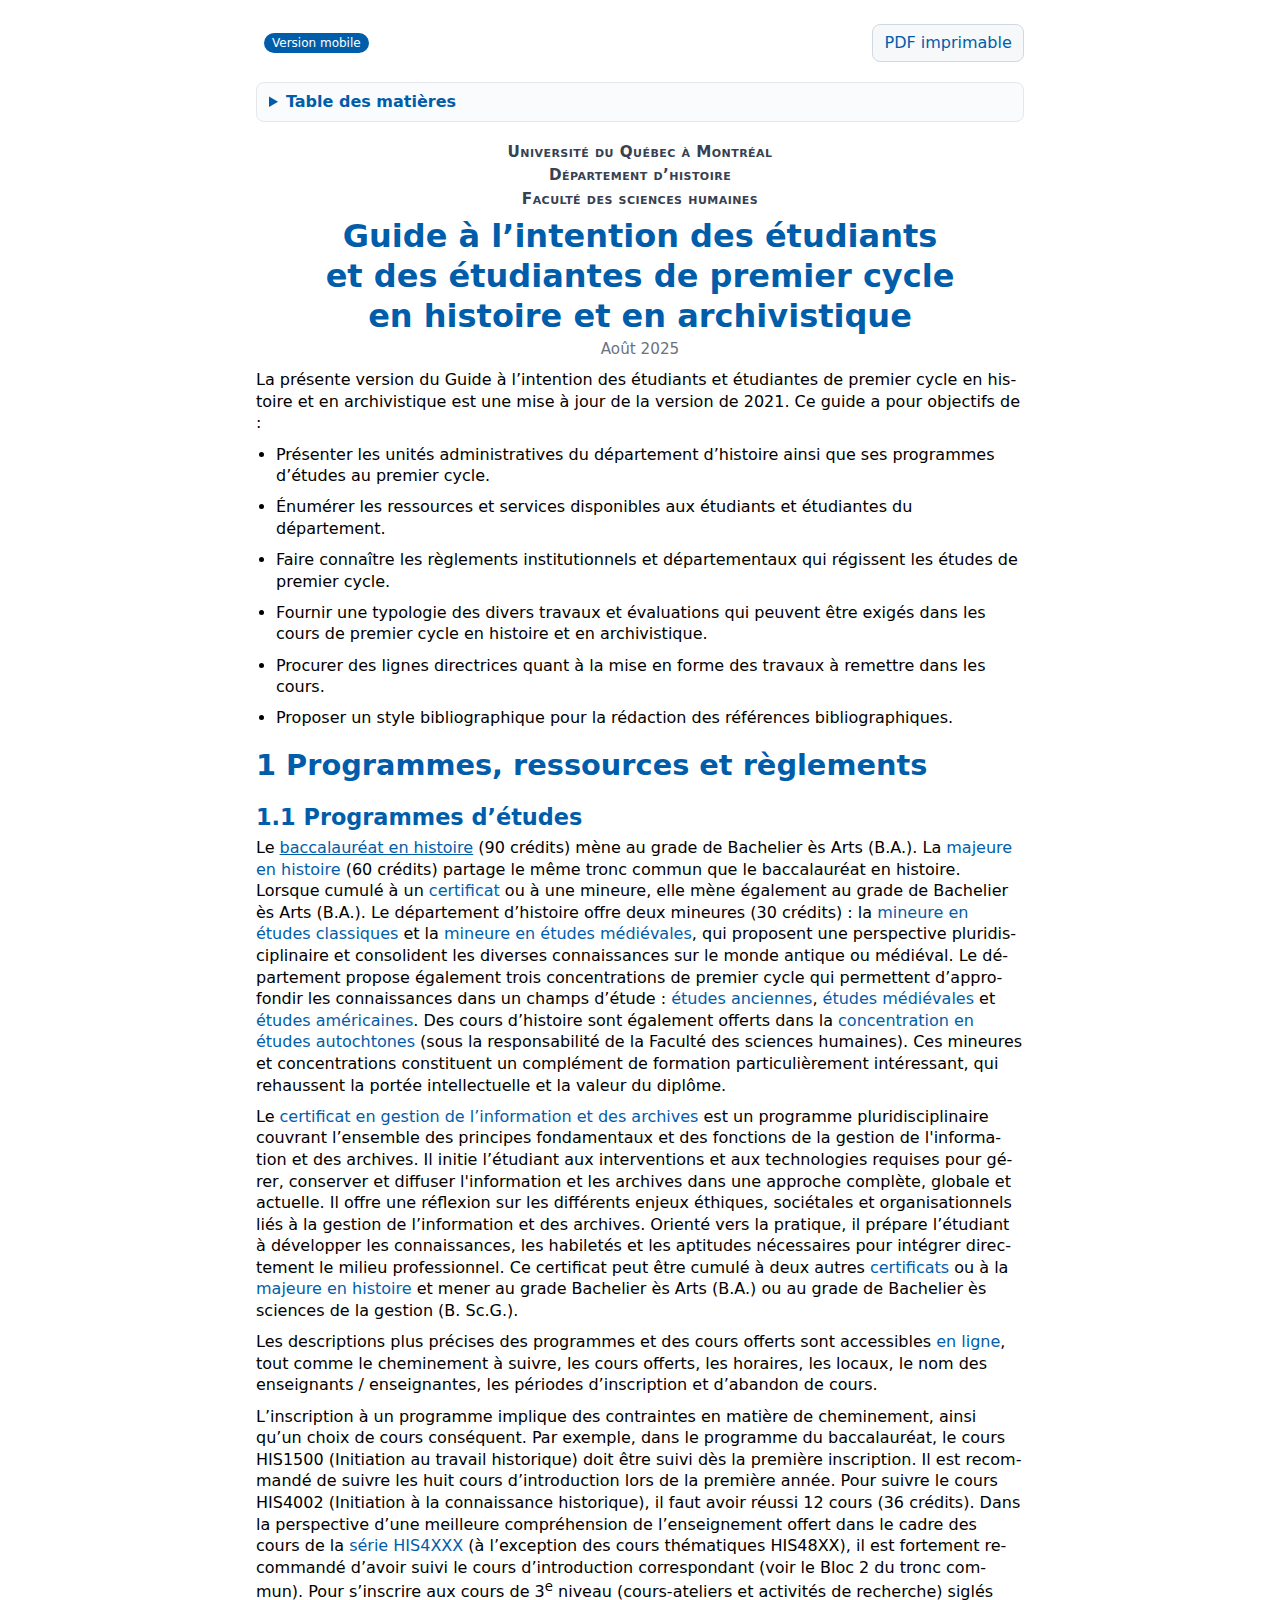
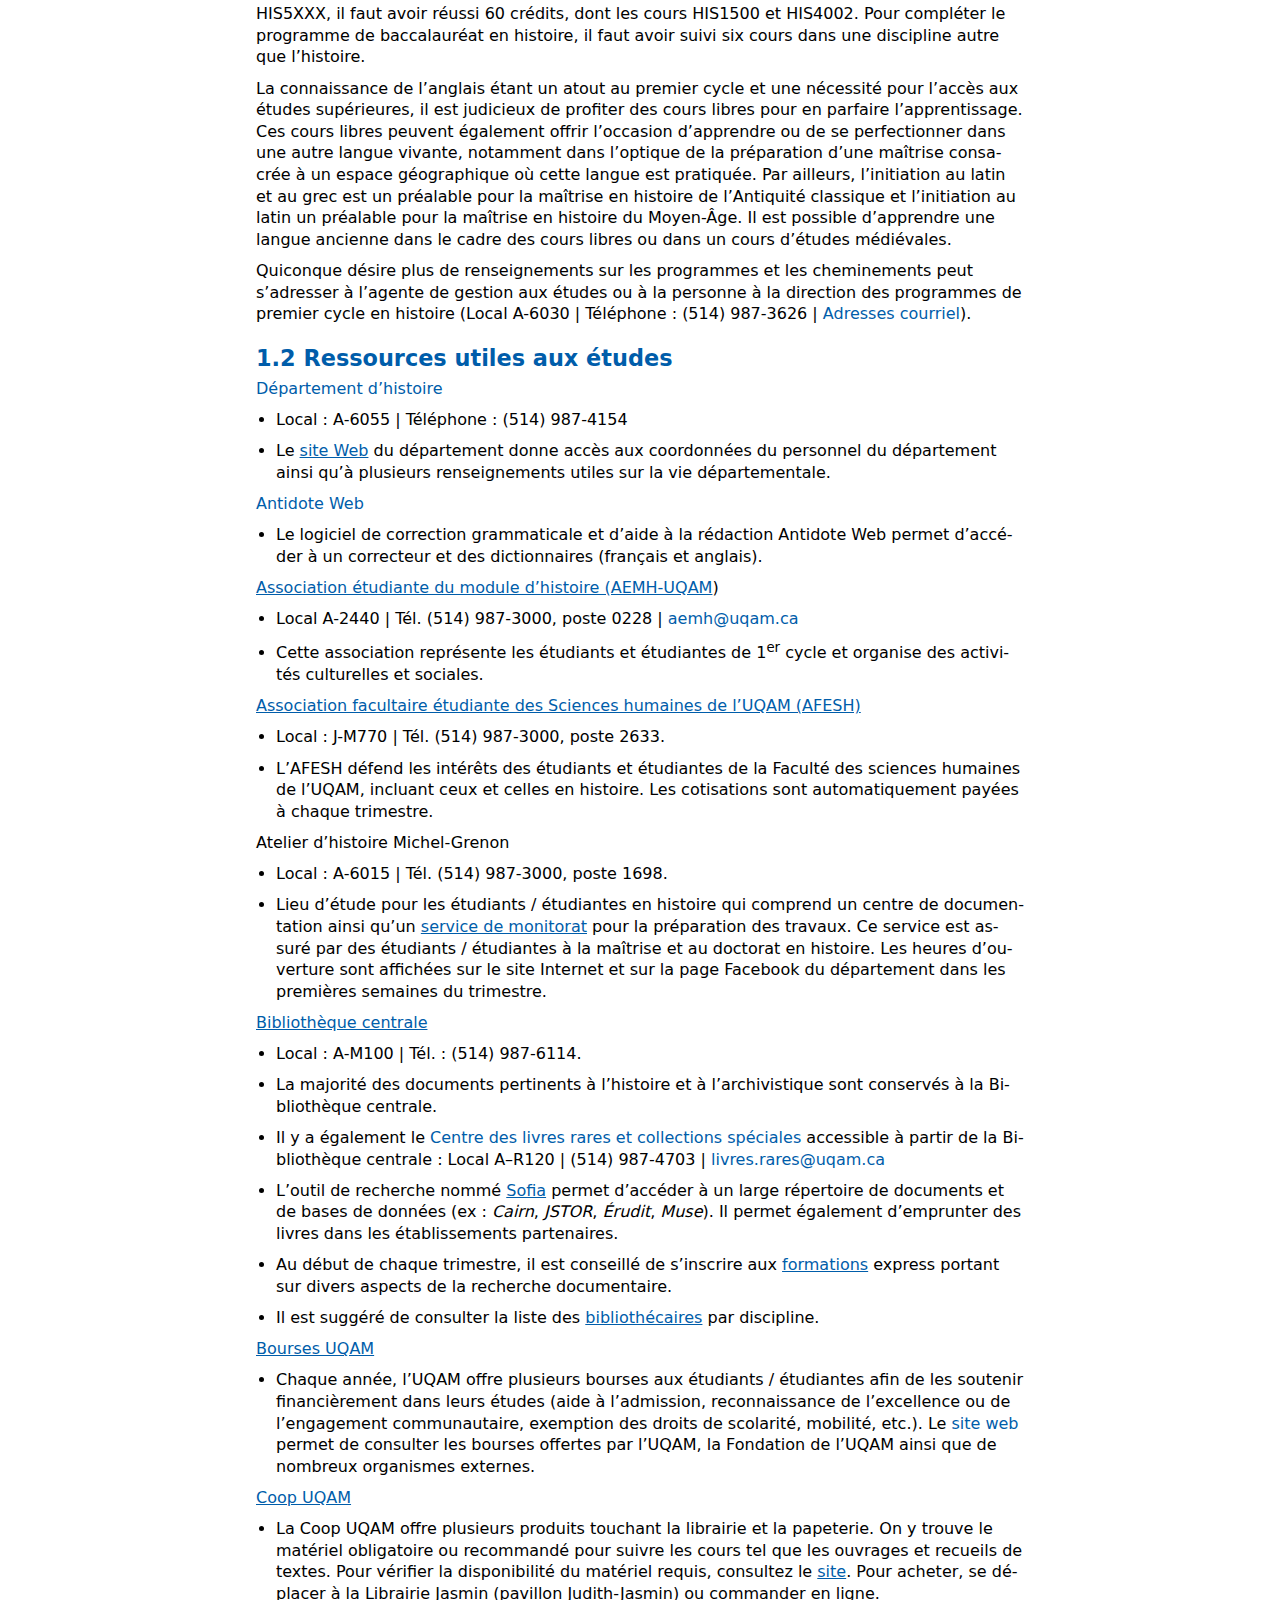
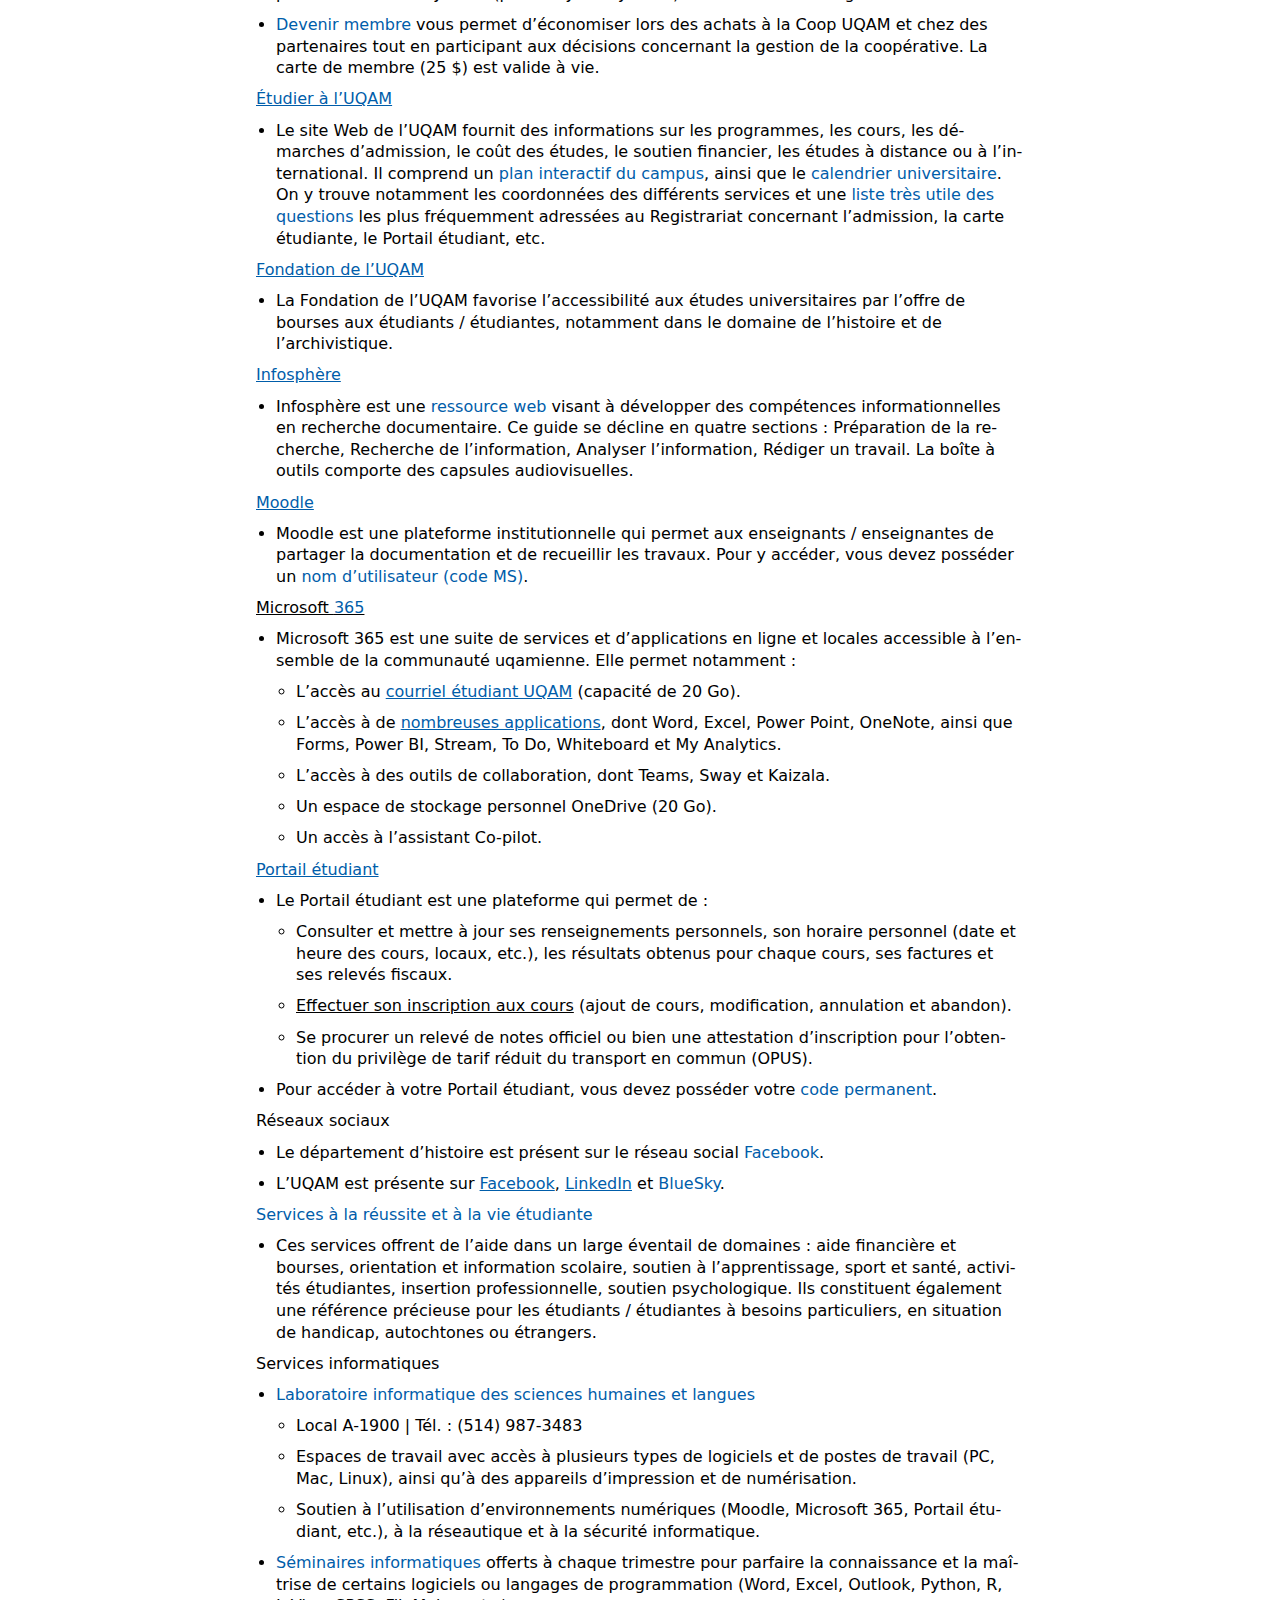
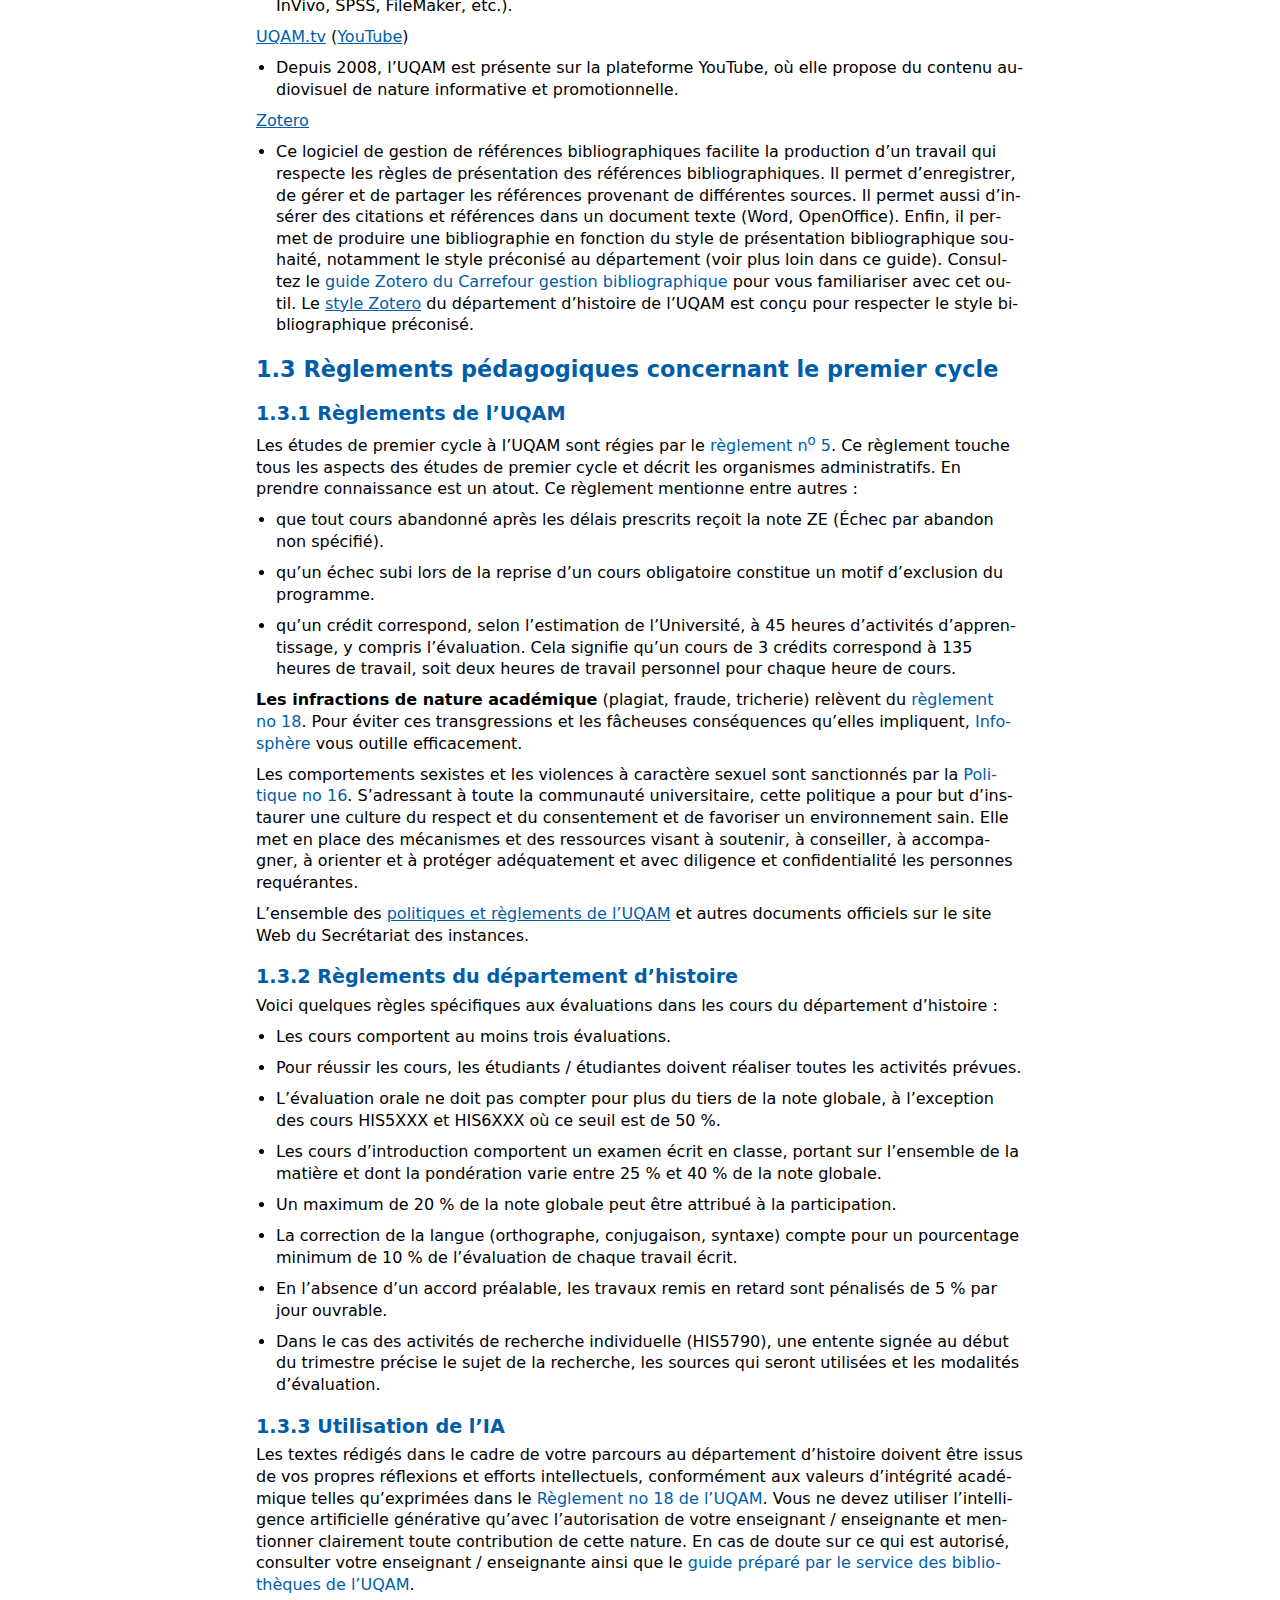
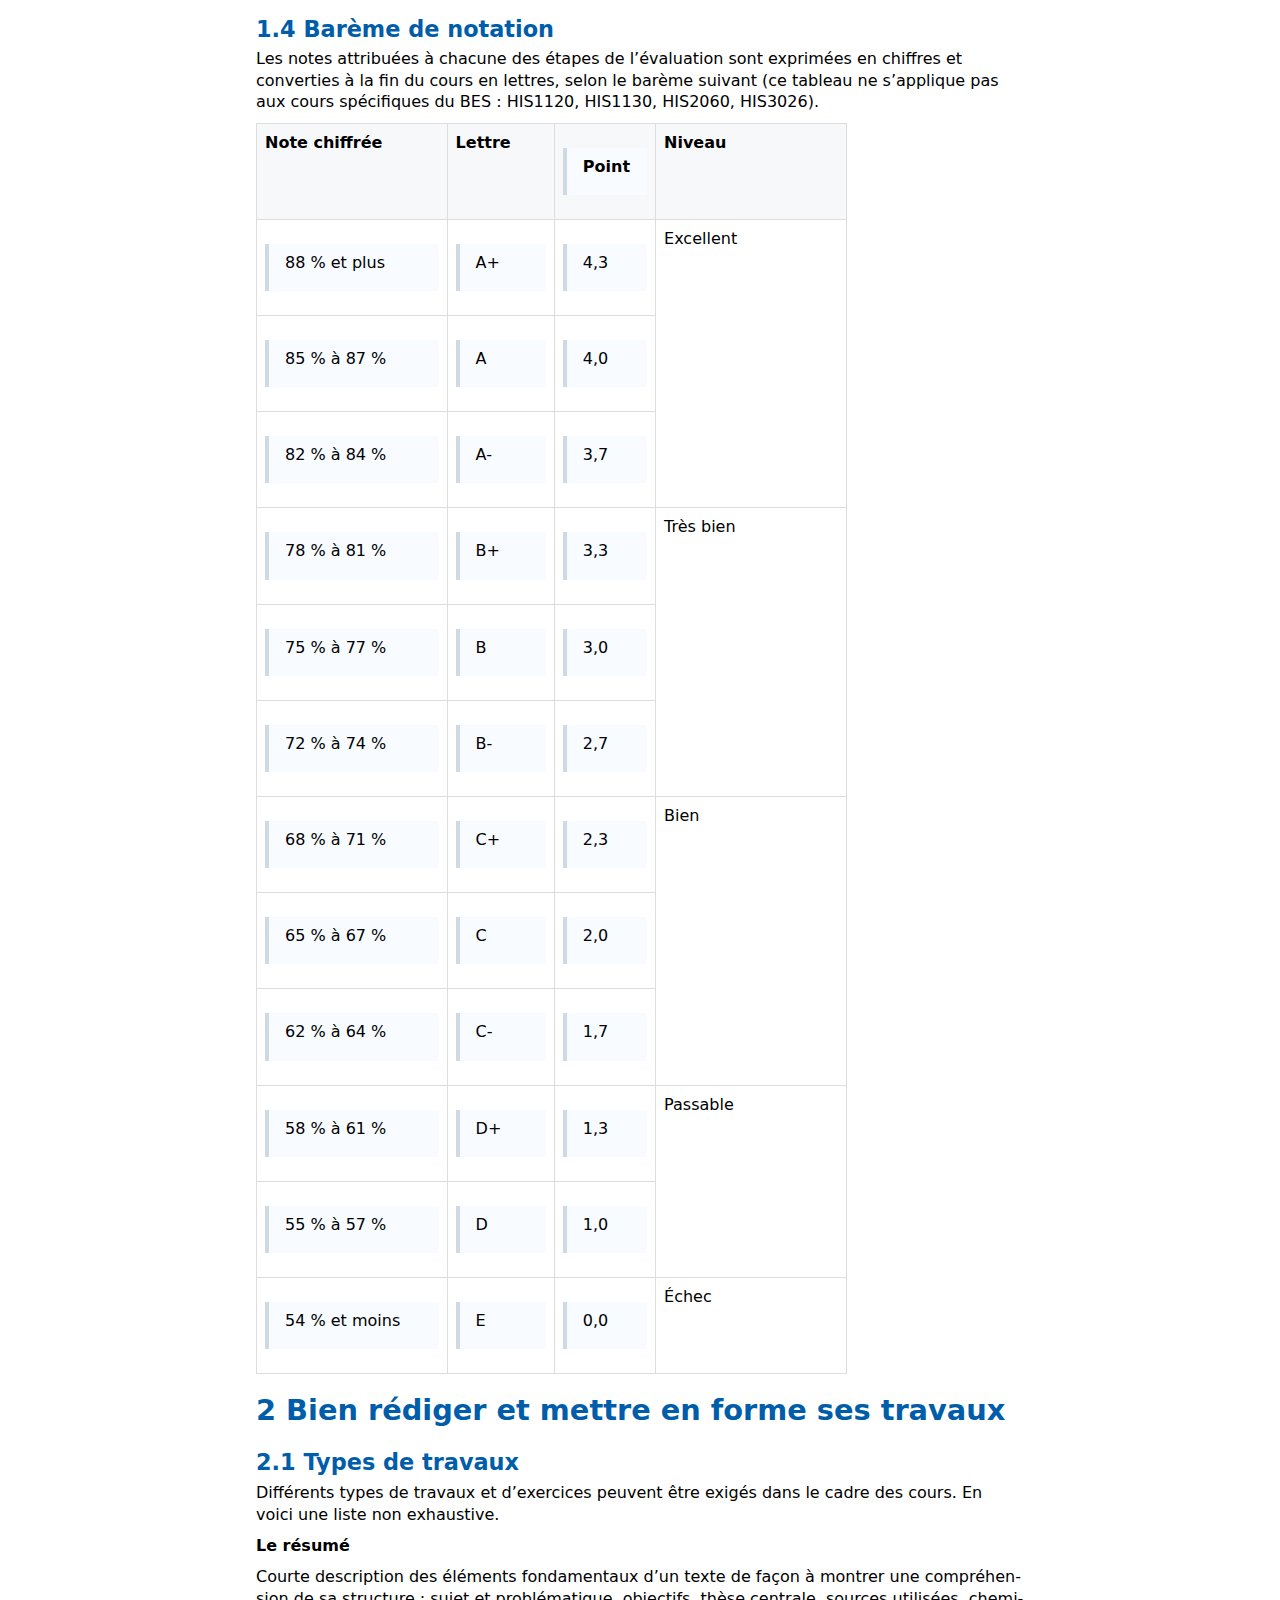
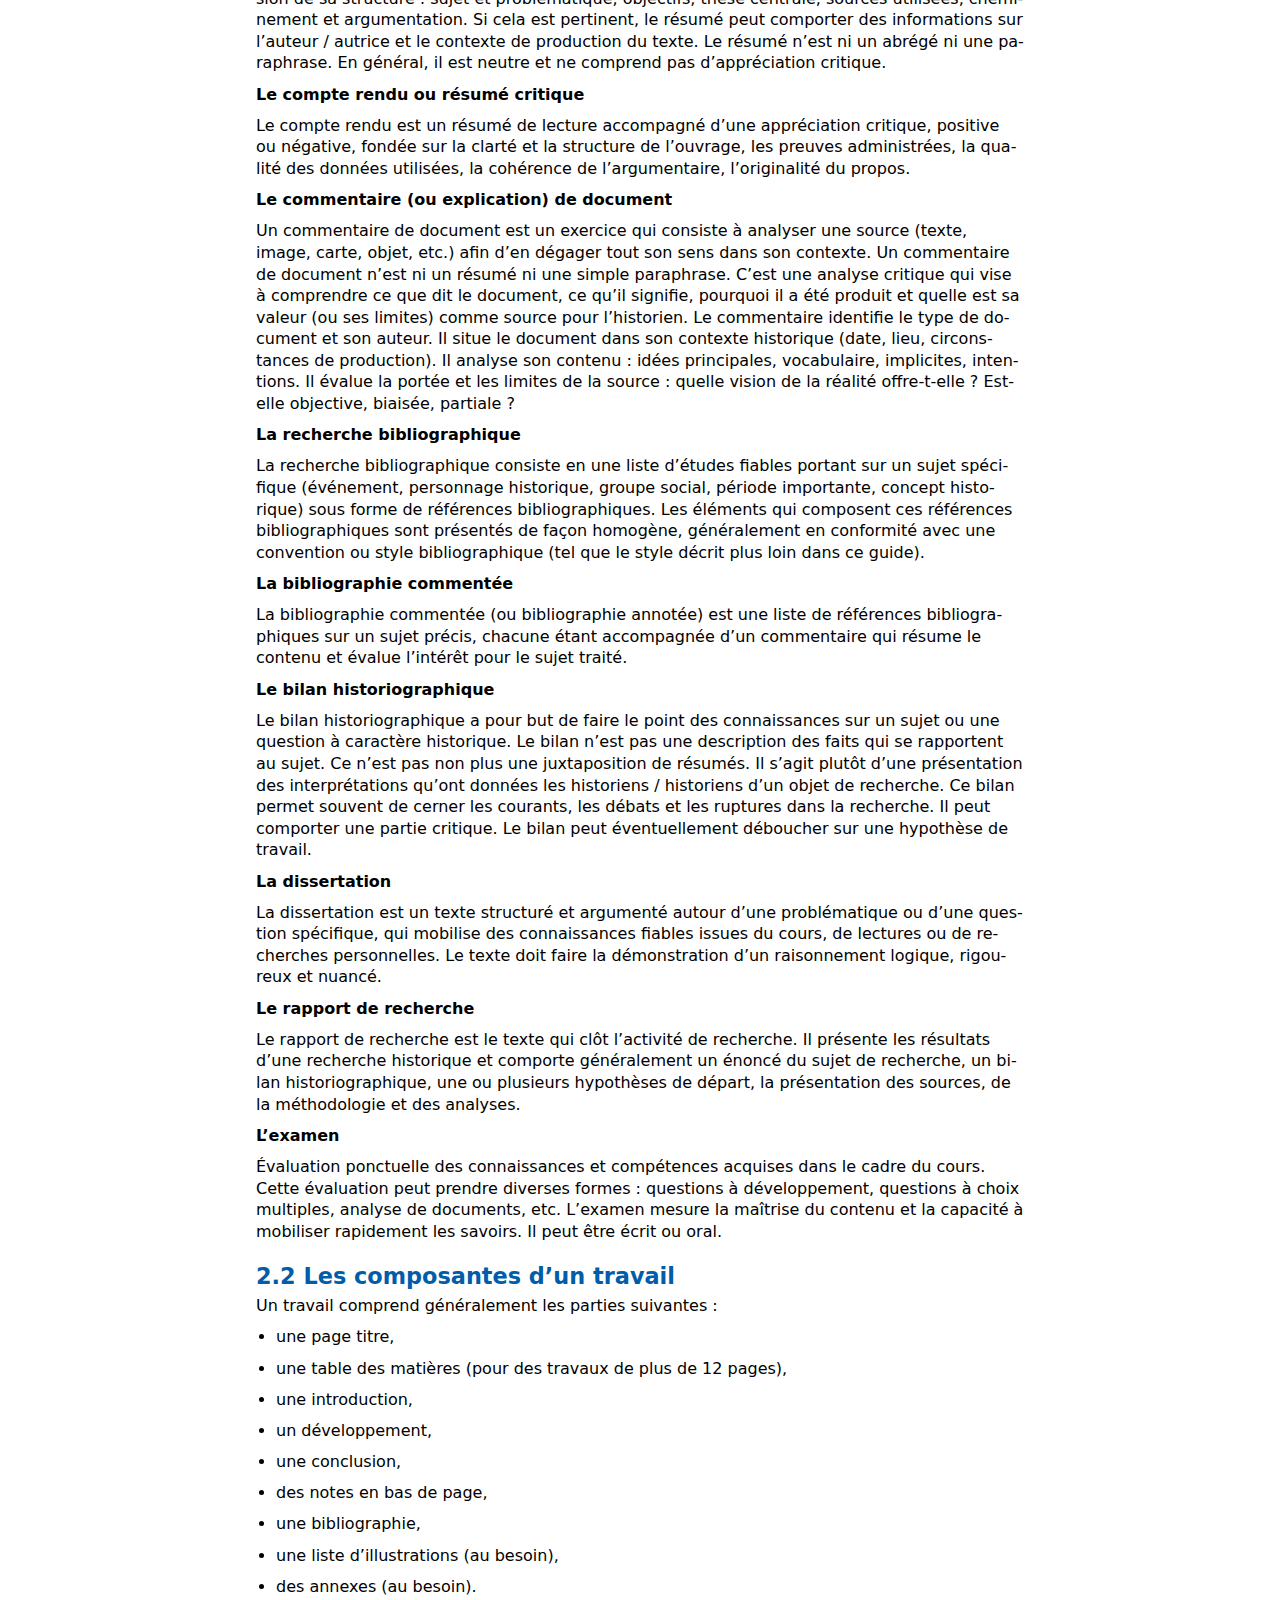
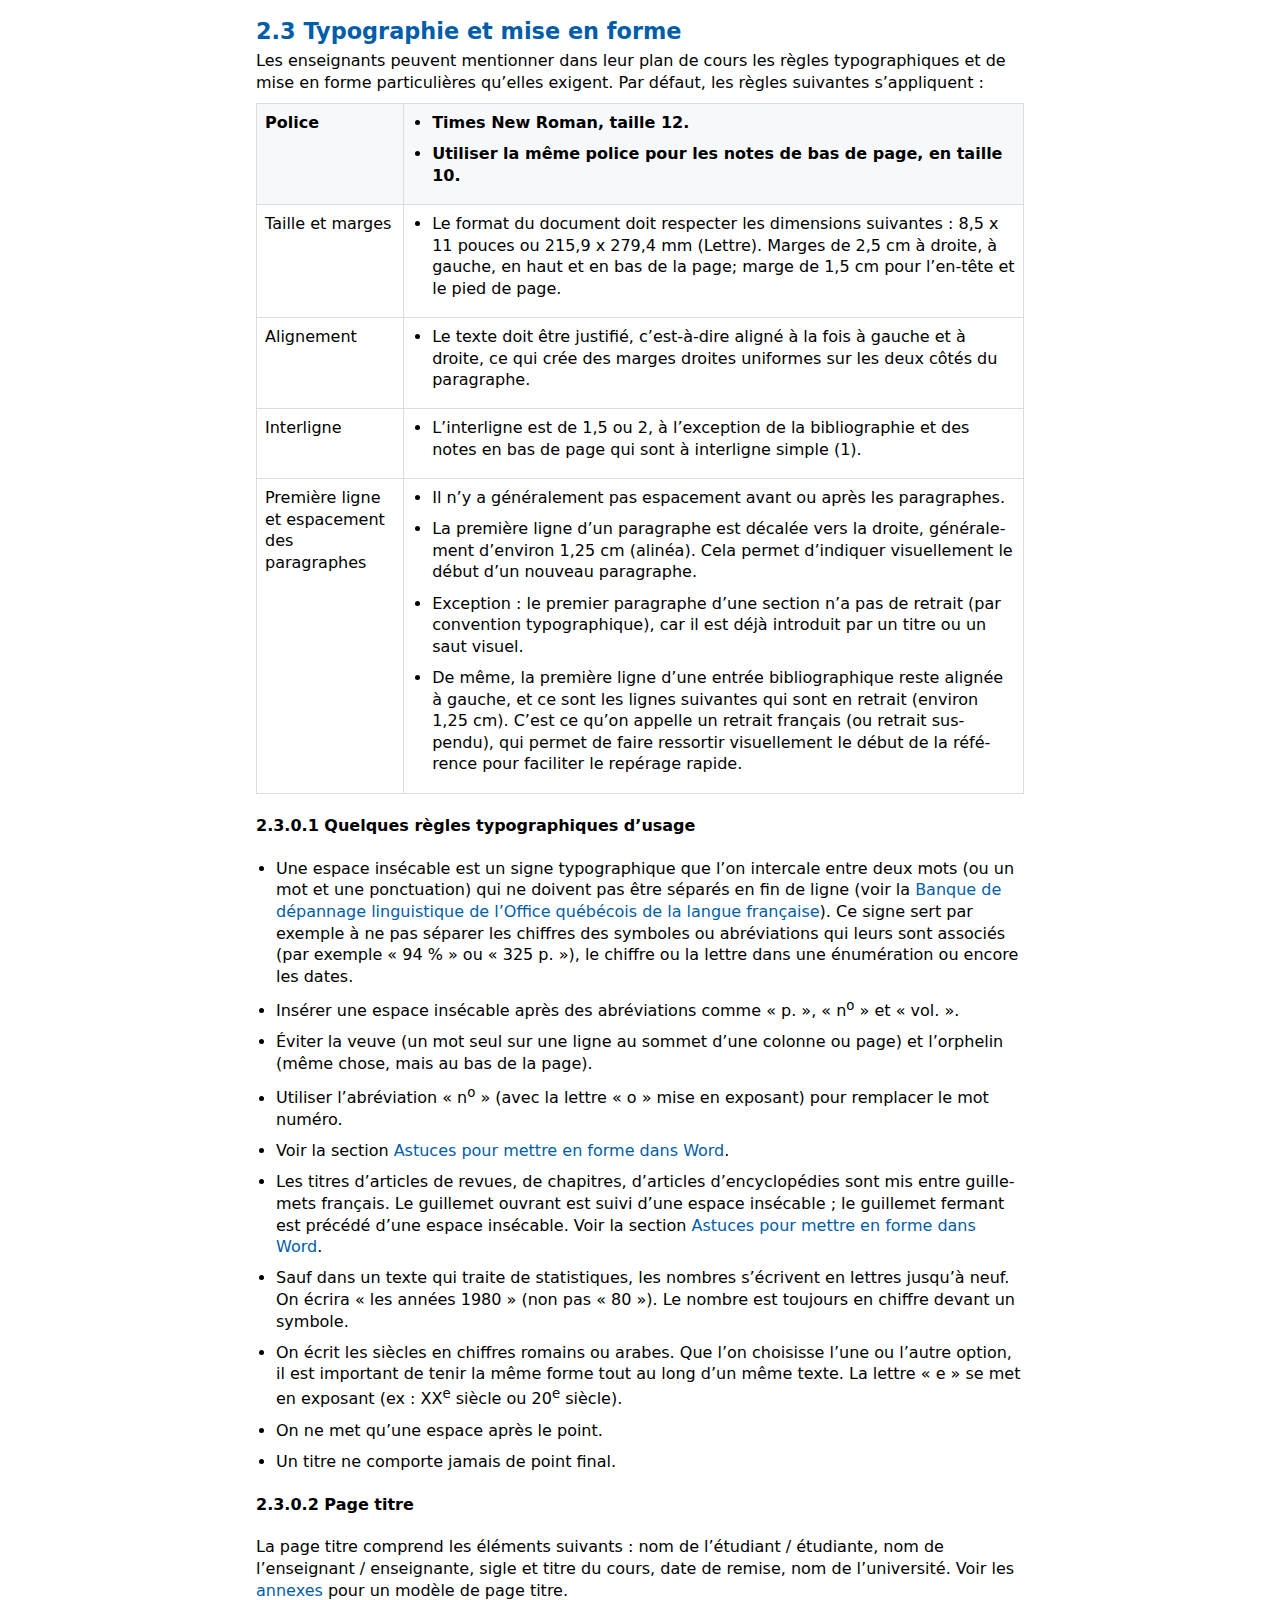
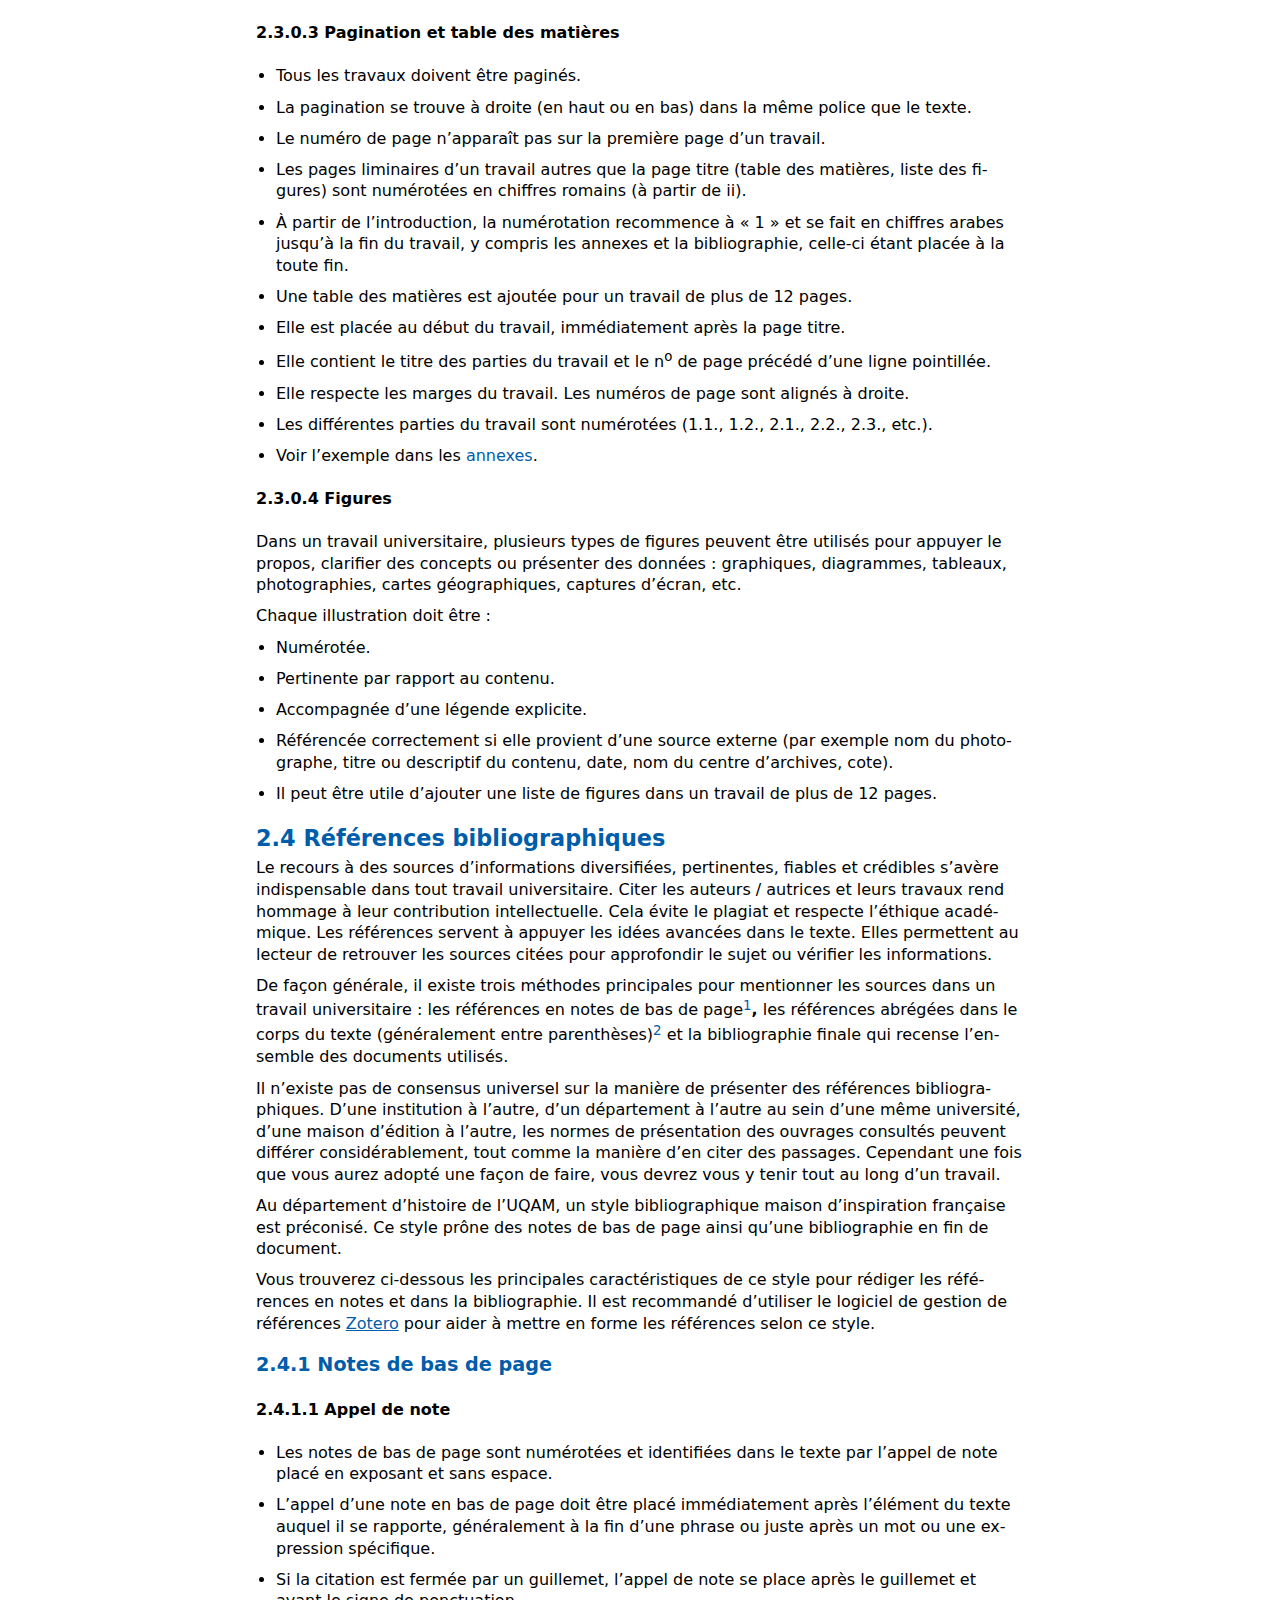
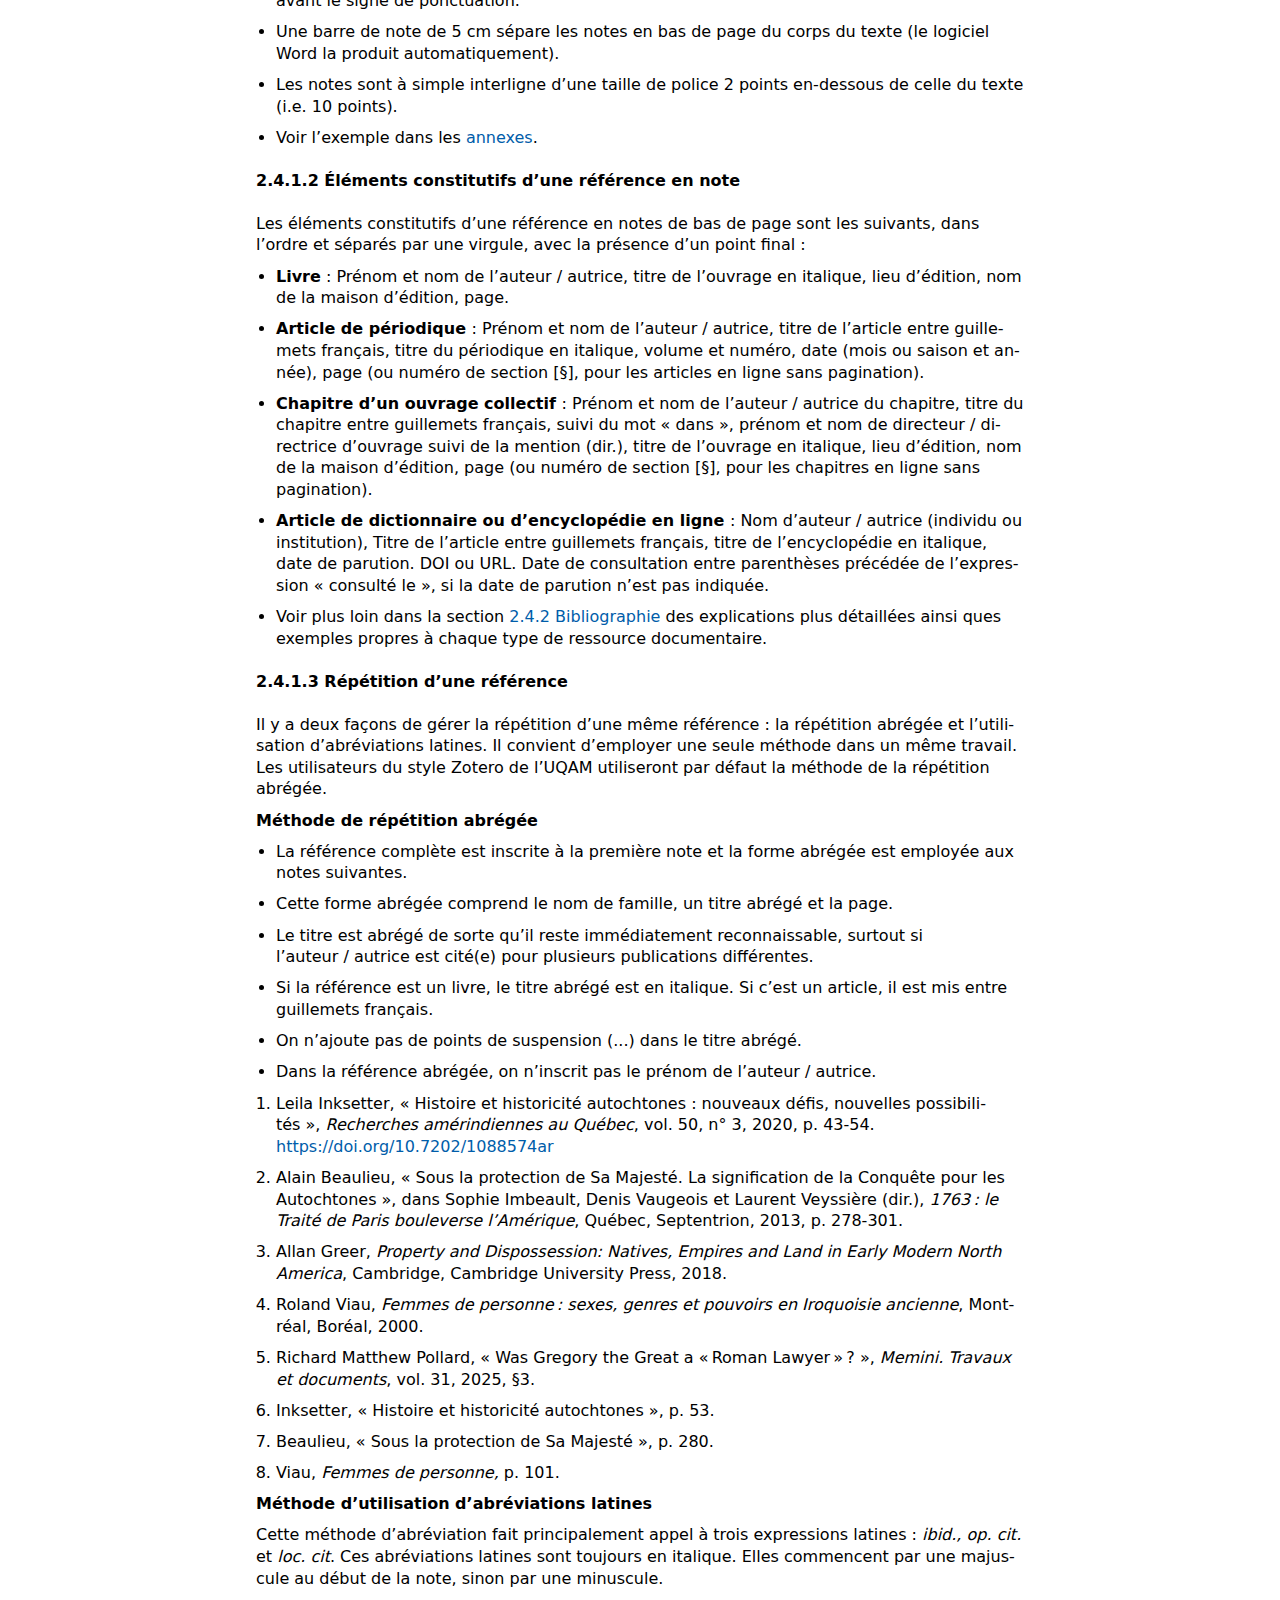
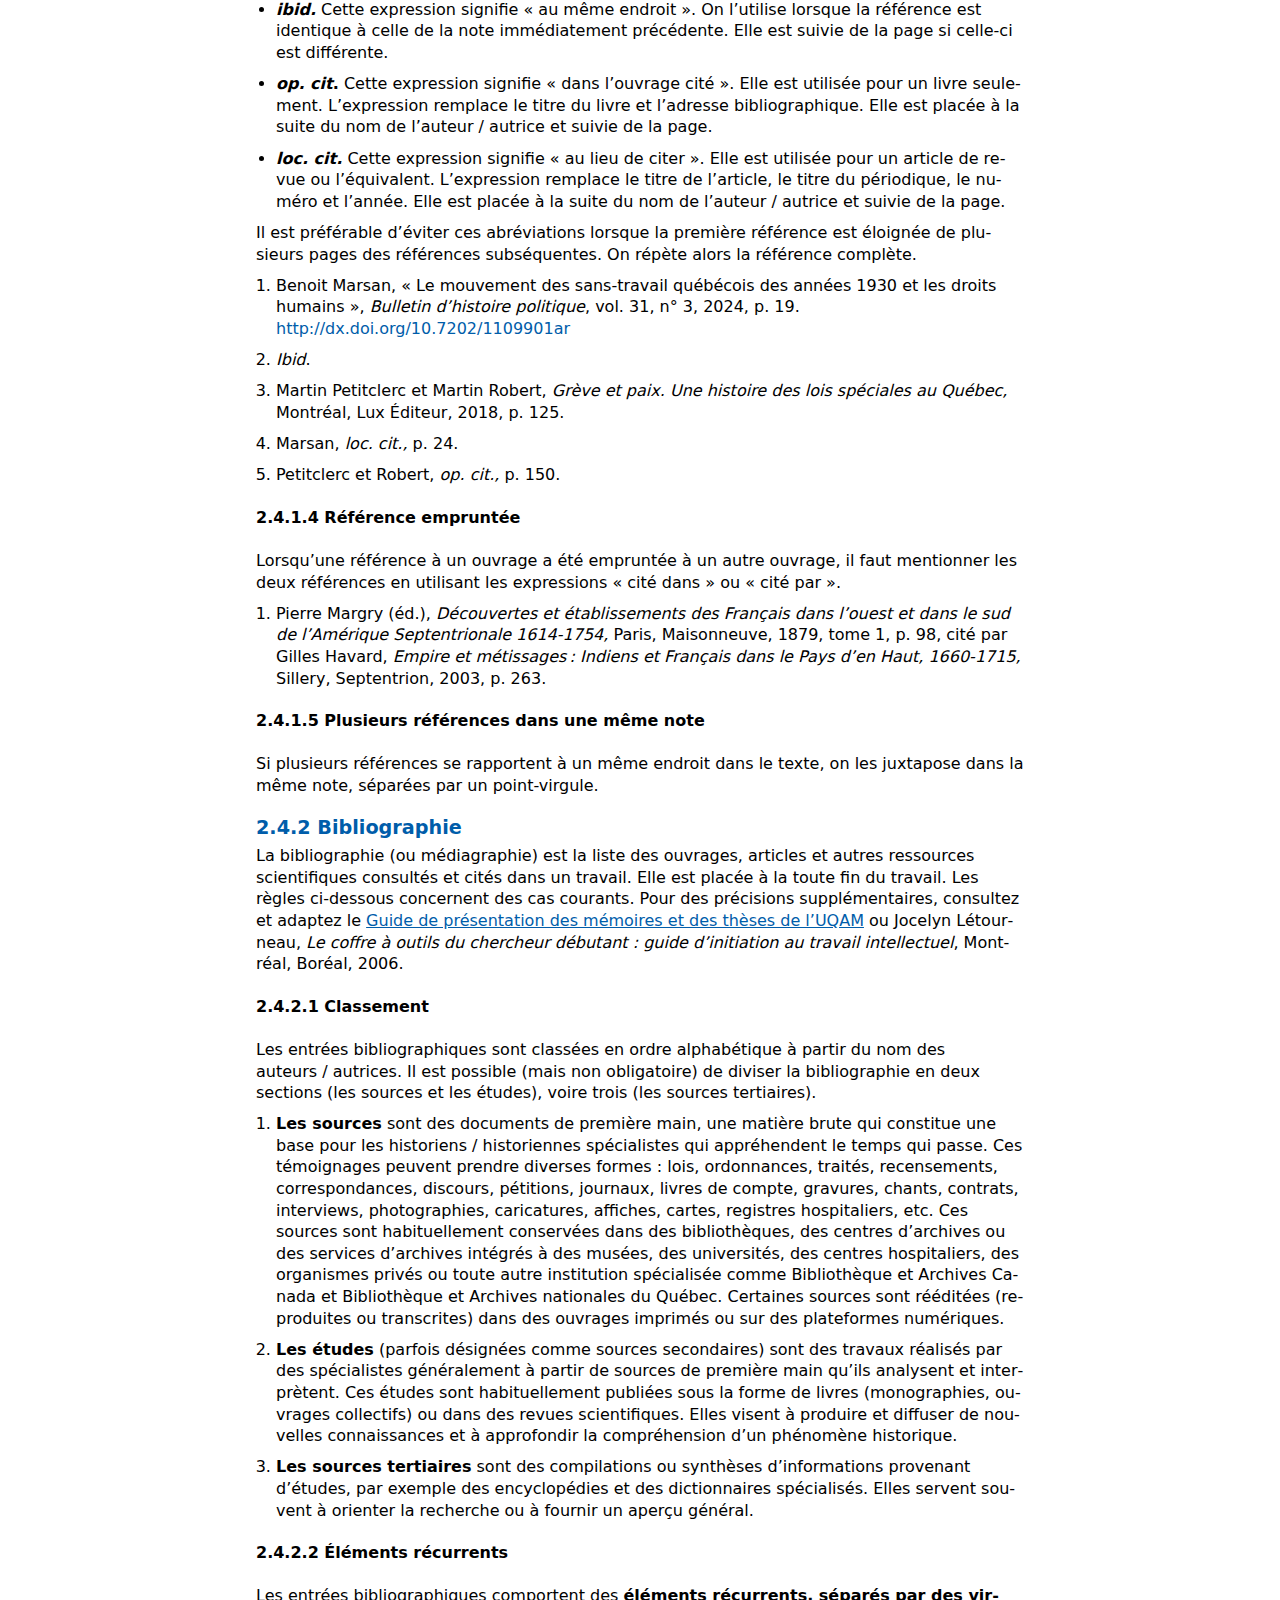
<file: index.html>
<!doctype html>
<html lang="fr">
<head>
  <meta charset="utf-8">
  <meta name="viewport" content="width=device-width, initial-scale=1">
  <title>Guide à l’intention des étudiants et des étudiantes de premier
cycle en histoire et en archivistique</title>
  <link rel="stylesheet" href="assets/uqam-guide.css?v=2026-04-08">
<style>
  details.toc{ margin:.75rem 0 1.25rem; border:1px solid #e5e7eb; border-radius:.5rem; padding:.5rem .75rem; background:#fafbfc; }
  details.toc summary{ cursor:pointer; font-weight:600; color:var(--uqam-blue); }
  details.toc ul{ list-style:none; padding-left:.5rem; margin:0; }
  details.toc li{ margin:.15rem 0; }
  details.toc li li{ padding-left:1rem; }
  details.toc li li li{ padding-left:1.6rem; }
  details.toc li li li li{ padding-left:2.2rem; }
  details.toc a{ display:block; padding:.2rem .3rem; border-radius:.25rem; text-decoration:none; color:var(--uqam-blue); }
  details.toc a:hover{ background:#f6f8fa; text-decoration:underline; }
  </style></head>
<body id="top">
<header class="topbar">
  <span class="badge badge-mobile">Version mobile</span>
  <nav class="doc-actions">
    <a class="btn" href="Guide_1er_cycle_2025_VF.pdf">PDF imprimable</a>
  </nav>
</header>

<details class="toc" id="toc">
  <summary>Table des matières</summary>
  <ul>
  <li><a href="#programmes-ressources-et-règlements"
  id="toc-programmes-ressources-et-règlements"><span
  class="toc-section-number">1</span> Programmes, ressources et
  règlements</a>
  <ul>
  <li><a href="#programmes-détudes" id="toc-programmes-détudes"><span
  class="toc-section-number">1.1</span> Programmes d’études </a></li>
  <li><a href="#ressources-utiles-aux-études"
  id="toc-ressources-utiles-aux-études"><span
  class="toc-section-number">1.2</span> Ressources utiles aux études
  </a></li>
  <li><a href="#règlements-pédagogiques-concernant-le-premier-cycle"
  id="toc-règlements-pédagogiques-concernant-le-premier-cycle"><span
  class="toc-section-number">1.3</span> Règlements pédagogiques
  concernant le premier cycle</a>
  <ul>
  <li><a href="#règlements-de-luqam" id="toc-règlements-de-luqam"><span
  class="toc-section-number">1.3.1</span> Règlements de l’UQAM</a></li>
  <li><a href="#règlements-du-département-dhistoire"
  id="toc-règlements-du-département-dhistoire"><span
  class="toc-section-number">1.3.2</span> Règlements du département
  d’histoire</a></li>
  <li><a href="#utilisation-de-lia" id="toc-utilisation-de-lia"><span
  class="toc-section-number">1.3.3</span> Utilisation de l’IA</a></li>
  </ul></li>
  <li><a href="#barème-de-notation" id="toc-barème-de-notation"><span
  class="toc-section-number">1.4</span> Barème de notation</a></li>
  </ul></li>
  <li><a href="#bien-rédiger-et-mettre-en-forme-ses-travaux"
  id="toc-bien-rédiger-et-mettre-en-forme-ses-travaux"><span
  class="toc-section-number">2</span> Bien rédiger et mettre en forme
  ses travaux</a>
  <ul>
  <li><a href="#types-de-travaux" id="toc-types-de-travaux"><span
  class="toc-section-number">2.1</span> Types de travaux</a></li>
  <li><a href="#les-composantes-dun-travail"
  id="toc-les-composantes-dun-travail"><span
  class="toc-section-number">2.2</span> Les composantes d’un travail
  </a></li>
  <li><a href="#typographie-et-mise-en-forme"
  id="toc-typographie-et-mise-en-forme"><span
  class="toc-section-number">2.3</span> Typographie et mise en forme</a>
  <ul>
  <li><a href="#quelques-règles-typographiques-dusage"
  id="toc-quelques-règles-typographiques-dusage"><span
  class="toc-section-number">2.3.0.1</span> Quelques règles
  typographiques d’usage</a></li>
  <li><a href="#page-titre" id="toc-page-titre"><span
  class="toc-section-number">2.3.0.2</span> Page titre</a></li>
  <li><a href="#pagination-et-table-des-matières"
  id="toc-pagination-et-table-des-matières"><span
  class="toc-section-number">2.3.0.3</span> Pagination et table des
  matières </a></li>
  <li><a href="#figures" id="toc-figures"><span
  class="toc-section-number">2.3.0.4</span> Figures</a></li>
  </ul></li>
  <li><a href="#références-bibliographiques"
  id="toc-références-bibliographiques"><span
  class="toc-section-number">2.4</span> Références bibliographiques</a>
  <ul>
  <li><a href="#notes-de-bas-de-page"
  id="toc-notes-de-bas-de-page"><span
  class="toc-section-number">2.4.1</span> Notes de bas de page</a>
  <ul>
  <li><a href="#appel-de-note" id="toc-appel-de-note"><span
  class="toc-section-number">2.4.1.1</span> Appel de note</a></li>
  <li><a href="#éléments-constitutifs-dune-référence-en-note"
  id="toc-éléments-constitutifs-dune-référence-en-note"><span
  class="toc-section-number">2.4.1.2</span> Éléments constitutifs d’une
  référence en note</a></li>
  <li><a href="#répétition-dune-référence"
  id="toc-répétition-dune-référence"><span
  class="toc-section-number">2.4.1.3</span> Répétition d’une
  référence</a></li>
  <li><a href="#référence-empruntée" id="toc-référence-empruntée"><span
  class="toc-section-number">2.4.1.4</span> Référence empruntée</a></li>
  <li><a href="#plusieurs-références-dans-une-même-note"
  id="toc-plusieurs-références-dans-une-même-note"><span
  class="toc-section-number">2.4.1.5</span> Plusieurs références dans
  une même note</a></li>
  </ul></li>
  <li><a href="#bibliographie" id="toc-bibliographie"><span
  class="toc-section-number">2.4.2</span> Bibliographie</a>
  <ul>
  <li><a href="#classement" id="toc-classement"><span
  class="toc-section-number">2.4.2.1</span> Classement</a></li>
  <li><a href="#éléments-récurrents" id="toc-éléments-récurrents"><span
  class="toc-section-number">2.4.2.2</span> Éléments récurrents</a></li>
  <li><a href="#ressources-numériques"
  id="toc-ressources-numériques"><span
  class="toc-section-number">2.4.2.3</span> Ressources
  numériques</a></li>
  <li><a href="#livres" id="toc-livres"><span
  class="toc-section-number">2.4.2.4</span> Livres</a></li>
  <li><a href="#chapitres-douvrages-collectifs"
  id="toc-chapitres-douvrages-collectifs"><span
  class="toc-section-number">2.4.2.5</span> Chapitres d’ouvrages
  collectifs </a></li>
  <li><a href="#thèses-et-mémoires" id="toc-thèses-et-mémoires"><span
  class="toc-section-number">2.4.2.6</span> Thèses et mémoires</a></li>
  <li><a href="#articles-scientifiques"
  id="toc-articles-scientifiques"><span
  class="toc-section-number">2.4.2.7</span> Articles scientifiques
  </a></li>
  <li><a href="#comptes-rendus" id="toc-comptes-rendus"><span
  class="toc-section-number">2.4.2.8</span> Comptes rendus</a></li>
  <li><a
  href="#autres-types-de-périodiques-articles-de-journaux-comptes-rendus-de-débats-parlementaires"
  id="toc-autres-types-de-périodiques-articles-de-journaux-comptes-rendus-de-débats-parlementaires"><span
  class="toc-section-number">2.4.2.9</span> Autres types de périodiques
  (articles de journaux, comptes rendus de débats
  parlementaires) </a></li>
  <li><a href="#articles-dencyclopédies-billets-de-blogues"
  id="toc-articles-dencyclopédies-billets-de-blogues"><span
  class="toc-section-number">2.4.2.10</span> Articles d’encyclopédies,
  billets de blogues</a></li>
  <li><a href="#expositions-virtuelles-ou-sites-web-multimédia"
  id="toc-expositions-virtuelles-ou-sites-web-multimédia"><span
  class="toc-section-number">2.4.2.11</span> Expositions virtuelles ou
  sites web multimédia </a></li>
  <li><a href="#bases-de-données-mises-à-jour-en-continu"
  id="toc-bases-de-données-mises-à-jour-en-continu"><span
  class="toc-section-number">2.4.2.12</span> Bases de données mises à
  jour en continu </a></li>
  <li><a
  href="#ressources-audiovisuelles-documentaires-balados-émissions-de-radio-etc."
  id="toc-ressources-audiovisuelles-documentaires-balados-émissions-de-radio-etc."><span
  class="toc-section-number">2.4.2.13</span> Ressources audiovisuelles
  (documentaires, balados, émissions de radio, etc.)</a></li>
  <li><a href="#cartes-géographiques"
  id="toc-cartes-géographiques"><span
  class="toc-section-number">2.4.2.14</span> Cartes
  géographiques</a></li>
  <li><a href="#documents-darchives-manuscrits"
  id="toc-documents-darchives-manuscrits"><span
  class="toc-section-number">2.4.2.15</span> Documents d’archives
  manuscrits</a></li>
  </ul></li>
  </ul></li>
  <li><a href="#citations" id="toc-citations"><span
  class="toc-section-number">2.5</span> Citations</a></li>
  <li><a href="#astuces-pour-mettre-en-forme-dans-word"
  id="toc-astuces-pour-mettre-en-forme-dans-word"><span
  class="toc-section-number">2.6</span> Astuces pour mettre en forme
  dans Word</a></li>
  <li><a href="#consignes-générales-pour-la-préparation-dun-diaporama"
  id="toc-consignes-générales-pour-la-préparation-dun-diaporama"><span
  class="toc-section-number">2.7</span> Consignes générales pour la
  préparation d’un diaporama</a></li>
  </ul></li>
  <li><a href="#annexes" id="toc-annexes"><span
  class="toc-section-number">3</span> Annexes</a></li>
  </ul>
</details>

<p>Université du Québec à Montréal</p>
<p>Département d’histoire</p>
<p>Faculté des sciences humaines</p>
<p>Guide à l’intention des étudiants et des étudiantes de premier cycle
en histoire et en archivistique</p>
<p>Août 2025</p>
<p>La présente version du Guide à l’intention des étudiants et
étudiantes de premier cycle en histoire et en archivistique est une mise
à jour de la version de 2021. Ce guide a pour objectifs de :</p>
<ul>
<li><p>Présenter les unités administratives du département d’histoire
ainsi que ses programmes d’études au premier cycle.</p></li>
<li><p>Énumérer les ressources et services disponibles aux étudiants et
étudiantes du département.</p></li>
<li><p>Faire connaître les règlements institutionnels et départementaux
qui régissent les études de premier cycle.</p></li>
<li><p>Fournir une typologie des divers travaux et évaluations qui
peuvent être exigés dans les cours de premier cycle en histoire et en
archivistique.</p></li>
<li><p>Procurer des lignes directrices quant à la mise en forme des
travaux à remettre dans les cours.</p></li>
<li><p>Proposer un style bibliographique pour la rédaction des
références bibliographiques.</p></li>
</ul>
<section id="programmes-ressources-et-règlements" class="level1"
data-number="1">
<h1 data-number="1"><span class="header-section-number">1</span>
Programmes, ressources et règlements</h1>
<section id="programmes-détudes" class="level2" data-number="1.1">
<h2 data-number="1.1"><span class="header-section-number">1.1</span>
Programmes d’études </h2>
<p>Le <a
href="https://etudier.uqam.ca/programme?code=6703"><u>baccalauréat en
histoire</u></a> (90 crédits) mène au grade de Bachelier ès Arts (B.A.).
La <a href="https://etudier.uqam.ca/programme?code=6020">majeure en
histoire</a> (60 crédits) partage le même tronc commun que le
baccalauréat en histoire. Lorsque cumulé à un <a
href="https://etudier.uqam.ca/certificat">certificat</a> ou à une
mineure, elle mène également au grade de Bachelier ès Arts (B.A.). Le
département d’histoire offre deux mineures (30 crédits) : la <a
href="https://etudier.uqam.ca/programme?code=8866">mineure en études
classiques</a> et la <a
href="https://etudier.uqam.ca/programme?code=8855">mineure en études
médiévales</a>, qui proposent une perspective pluridisciplinaire et
consolident les diverses connaissances sur le monde antique ou médiéval.
Le département propose également trois concentrations de premier cycle
qui permettent d’approfondir les connaissances dans un champs d’étude :
<a href="https://etudier.uqam.ca/programme?code=F010">études
anciennes</a>, <a
href="https://etudier.uqam.ca/programme?code=F011">études médiévales</a>
et <a href="https://etudier.uqam.ca/programme?code=F013">études
américaines</a>. Des cours d’histoire sont également offerts dans la <a
href="https://etudier.uqam.ca/programme?code=F019">concentration en
études autochtones</a> (sous la responsabilité de la Faculté des
sciences humaines). Ces mineures et concentrations constituent un
complément de formation particulièrement intéressant, qui rehaussent la
portée intellectuelle et la valeur du diplôme.</p>
<p>Le <a href="https://etudier.uqam.ca/programme?code=4594">certificat
en gestion de l’information et des archives</a> est un programme
pluridisciplinaire couvrant l’ensemble des principes fondamentaux et des
fonctions de la gestion de l'information et des archives. Il initie
l’étudiant aux interventions et aux technologies requises pour gérer,
conserver et diffuser l'information et les archives dans une approche
complète, globale et actuelle. Il offre une réflexion sur les différents
enjeux éthiques, sociétales et organisationnels liés à la gestion de
l’information et des archives. Orienté vers la pratique, il prépare
l’étudiant à développer les connaissances, les habiletés et les
aptitudes nécessaires pour intégrer directement le milieu professionnel.
Ce certificat peut être cumulé à deux autres <a
href="https://etudier.uqam.ca/certificat">certificats</a> ou à la <a
href="https://etudier.uqam.ca/programme?code=6850">majeure en
histoire</a> et mener au grade Bachelier ès Arts (B.A.) ou au grade de
Bachelier ès sciences de la gestion (B. Sc.G.).</p>
<p>Les descriptions plus précises des programmes et des cours offerts
sont accessibles <a href="https://etudier.uqam.ca/programmes">en
ligne</a>, tout comme le cheminement à suivre, les cours offerts, les
horaires, les locaux, le nom des enseignants / enseignantes, les
périodes d’inscription et d’abandon de cours.</p>
<p>L’inscription à un programme implique des contraintes en matière de
cheminement, ainsi qu’un choix de cours conséquent. Par exemple, dans le
programme du baccalauréat, le cours HIS1500 (Initiation au travail
historique) doit être suivi dès la première inscription. Il est
recommandé de suivre les huit cours d’introduction lors de la première
année. Pour suivre le cours HIS4002 (Initiation à la connaissance
historique), il faut avoir réussi 12 cours (36 crédits). Dans la
perspective d’une meilleure compréhension de l’enseignement offert dans
le cadre des cours de la <a
href="https://etudier.uqam.ca/recherche-cours?recherche-cours=HIS4">série
HIS4XXX</a> (à l’exception des cours thématiques HIS48XX), il est
fortement recommandé d’avoir suivi le cours d’introduction correspondant
(voir le Bloc 2 du tronc commun). Pour s’inscrire aux cours de
3<sup>e</sup> niveau (cours-ateliers et activités de recherche) siglés
HIS5XXX, il faut avoir réussi 60 crédits, dont les cours HIS1500 et
HIS4002. Pour compléter le programme de baccalauréat en histoire, il
faut avoir suivi six cours dans une discipline autre que l’histoire.</p>
<p>La connaissance de l’anglais étant un atout au premier cycle et une
nécessité pour l’accès aux études supérieures, il est judicieux de
profiter des cours libres pour en parfaire l’apprentissage. Ces cours
libres peuvent également offrir l’occasion d’apprendre ou de se
perfectionner dans une autre langue vivante, notamment dans l’optique de
la préparation d’une maîtrise consacrée à un espace géographique où
cette langue est pratiquée. Par ailleurs, l’initiation au latin et au
grec est un préalable pour la maîtrise en histoire de l’Antiquité
classique et l’initiation au latin un préalable pour la maîtrise en
histoire du Moyen-Âge. Il est possible d’apprendre une langue ancienne
dans le cadre des cours libres ou dans un cours d’études médiévales.</p>
<p>Quiconque désire plus de renseignements sur les programmes et les
cheminements peut s’adresser à l’agente de gestion aux études ou à la
personne à la direction des programmes de premier cycle en histoire
(Local A-6030 | Téléphone : (514) 987-3626 | <a
href="https://histoire.uqam.ca/le-departement/personnel/">Adresses
courriel</a>).</p>
</section>
<section id="ressources-utiles-aux-études" class="level2"
data-number="1.2">
<h2 data-number="1.2"><span class="header-section-number">1.2</span>
Ressources utiles aux études </h2>
<p><a href="https://histoire.uqam.ca/nous-joindre/">Département
d’histoire</a></p>
<ul>
<li><p>Local : A-6055 | Téléphone : (514) 987-4154</p></li>
<li><p>Le <a href="https://histoire.uqam.ca/"><u>site Web</u></a> du
département donne accès aux coordonnées du personnel du département
ainsi qu’à plusieurs renseignements utiles sur la vie
départementale.</p></li>
</ul>
<p><a
href="https://wiki.uqam.ca/pages/viewpage.action?pageId=103322754">Antidote
Web</a></p>
<ul>
<li><p>Le logiciel de correction grammaticale et d’aide à la rédaction
Antidote Web permet d’accéder à un correcteur et des dictionnaires
(français et anglais).</p></li>
</ul>
<p><a href="https://www.facebook.com/aemh.uqam/"><u>Association
étudiante du module d’histoire (AEMH-UQAM</u></a>)</p>
<ul>
<li><p>Local A-2440 | Tél. (514) 987-3000, poste 0228 | <a
href="mailto:aemh@uqam.ca">aemh@uqam.ca</a></p></li>
<li><p>Cette association représente les étudiants et étudiantes de
1<sup>er</sup> cycle et organise des activités culturelles et
sociales.</p></li>
</ul>
<p><a href="http://afesh-uqam.ca/"><u>Association facultaire étudiante
des Sciences humaines de l’UQAM (AFESH)</u></a></p>
<ul>
<li><p>Local : J-M770 | Tél. (514) 987-3000, poste 2633.</p></li>
<li><p>L’AFESH défend les intérêts des étudiants et étudiantes de la
Faculté des sciences humaines de l’UQAM, incluant ceux et celles en
histoire. Les cotisations sont automatiquement payées à chaque
trimestre.</p></li>
</ul>
<p>Atelier d’histoire Michel-Grenon</p>
<ul>
<li><p>Local : A-6015 | Tél. (514) 987-3000, poste 1698.</p></li>
<li><p>Lieu d’étude pour les étudiants / étudiantes en histoire qui
comprend un centre de documentation ainsi qu’un <a
href="https://histoire.uqam.ca/outils-et-ressources-%20documentaires/horaire-de-monitorat-de-programme/"><u>service
de monitorat</u></a> pour la préparation des travaux. Ce service est
assuré par des étudiants / étudiantes à la maîtrise et au doctorat en
histoire. Les heures d’ouverture sont affichées sur le site Internet et
sur la page Facebook du département dans les premières semaines du
trimestre.</p></li>
</ul>
<p><a href="https://bibliotheques.uqam.ca/"><u>Bibliothèque
centrale</u></a></p>
<ul>
<li><p>Local : A-M100 | Tél. : (514) 987-6114.</p></li>
<li><p>La majorité des documents pertinents à l’histoire et à
l’archivistique sont conservés à la Bibliothèque centrale.</p></li>
<li><p>Il y a également le <a
href="https://sites-bibliotheques.uqam.ca/livres-rares/nous-joindre/">Centre
des livres rares et collections spéciales</a> accessible à partir de la
Bibliothèque centrale : Local A–R120 | (514) 987-4703 | <a
href="mailto:livres.rares@uqam.ca">livres.rares@uqam.ca</a></p></li>
<li><p>L’outil de recherche nommé <a
href="https://bibliotheques.uqam.ca/"><u>Sofia</u></a> permet d’accéder
à un large répertoire de documents et de bases de données (ex :
<em>Cairn</em>, <em>JSTOR</em>, <em>Érudit</em>, <em>Muse</em>). Il
permet également d’emprunter des livres dans les établissements
partenaires.</p></li>
<li><p>Au début de chaque trimestre, il est conseillé de s’inscrire aux
<a
href="https://bibliotheques.uqam.ca/formations/"><u>formations</u></a>
express portant sur divers aspects de la recherche
documentaire.</p></li>
<li><p>Il est suggéré de consulter la liste des <a
href="https://bibliotheques.uqam.ca/bibliothecaires/"><u>bibliothécaires</u></a>
par discipline.</p></li>
</ul>
<p><a href="https://bourses.uqam.ca/"><u>Bourses UQAM</u></a></p>
<ul>
<li><p>Chaque année, l’UQAM offre plusieurs bourses aux
étudiants / étudiantes afin de les soutenir financièrement dans leurs
études (aide à l’admission, reconnaissance de l’excellence ou de
l’engagement communautaire, exemption des droits de scolarité, mobilité,
etc.). Le <a href="https://bourses.uqam.ca/">site web</a> permet de
consulter les bourses offertes par l’UQAM, la Fondation de l’UQAM ainsi
que de nombreux organismes externes.</p></li>
</ul>
<p><a href="https://www.coopuqam.com/"><u>Coop UQAM</u></a></p>
<ul>
<li><p>La Coop UQAM offre plusieurs produits touchant la librairie et la
papeterie. On y trouve le matériel obligatoire ou recommandé pour suivre
les cours tel que les ouvrages et recueils de textes. Pour vérifier la
disponibilité du matériel requis, consultez le <a
href="https://www.coopuqam.com/"><u>site</u></a>. Pour acheter, se
déplacer à la Librairie Jasmin (pavillon Judith-Jasmin) ou commander en
ligne.</p></li>
<li><p><a href="https://coopuqam.com/fr/devenir-membre">Devenir
membre</a> vous permet d’économiser lors des achats à la Coop UQAM et
chez des partenaires tout en participant aux décisions concernant la
gestion de la coopérative. La carte de membre (25 $) est valide à
vie.</p></li>
</ul>
<p><a href="https://etudier.uqam.ca/"><u>Étudier à l’UQAM</u></a></p>
<ul>
<li><p>Le site Web de l’UQAM fournit des informations sur les
programmes, les cours, les démarches d’admission, le coût des études, le
soutien financier, les études à distance ou à l’international. Il
comprend un <a href="https://plancampus.uqam.ca/">plan interactif du
campus</a>, ainsi que le <a
href="https://etudier.uqam.ca/calendriers">calendrier universitaire</a>.
On y trouve notamment les coordonnées des différents services et une <a
href="https://etudier.uqam.ca/faq-page">liste très utile des
questions</a> les plus fréquemment adressées au Registrariat concernant
l’admission, la carte étudiante, le Portail étudiant, etc.</p></li>
</ul>
<p><a href="https://100millions.uqam.ca/accueil"><u>Fondation de
l’UQAM</u></a></p>
<ul>
<li><p>La Fondation de l’UQAM favorise l’accessibilité aux études
universitaires par l’offre de bourses aux étudiants / étudiantes,
notamment dans le domaine de l’histoire et de l’archivistique.</p></li>
</ul>
<p><a href="https://infosphere.uqam.ca/"><u>Infosphère</u></a></p>
<ul>
<li><p>Infosphère est une <a
href="https://infosphere.uqam.ca/">ressource web</a> visant à développer
des compétences informationnelles en recherche documentaire. Ce guide se
décline en quatre sections : Préparation de la recherche, Recherche de
l’information, Analyser l’information, Rédiger un travail. La boîte à
outils comporte des capsules audiovisuelles.</p></li>
</ul>
<p><a href="https://moodle.uqam.ca/"><u>Moodle</u></a></p>
<ul>
<li><p>Moodle est une plateforme institutionnelle qui permet aux
enseignants / enseignantes de partager la documentation et de recueillir
les travaux. Pour y accéder, vous devez posséder un <a
href="https://etudier.uqam.ca/code-dacces-ms">nom d’utilisateur (code
MS)</a>.</p></li>
</ul>
<p><u>Microsoft <a
href="https://servicesinformatiques.uqam.ca/services-offerts/office-365/">365</a></u></p>
<ul>
<li><p>Microsoft 365 est une suite de services et d’applications en
ligne et locales accessible à l’ensemble de la communauté uqamienne.
Elle permet notamment :</p>
<ul>
<li><p>L’accès au <a
href="https://etudier.uqam.ca/courriel-uqam"><u>courriel étudiant
UQAM</u></a> (capacité de 20 Go).</p></li>
<li><p>L’accès à de <a
href="https://wiki.uqam.ca/pages/viewpage.action?pageId=41087785"><u>nombreuses
applications</u></a>, dont Word, Excel, Power Point, OneNote, ainsi que
Forms, Power BI, Stream, To Do, Whiteboard et My Analytics.</p></li>
<li><p>L’accès à des outils de collaboration, dont Teams, Sway et
Kaizala.</p></li>
<li><p>Un espace de stockage personnel OneDrive (20 Go).</p></li>
<li><p>Un accès à l’assistant Co-pilot.</p></li>
</ul></li>
</ul>
<p><a href="https://www.youtube.com/watch?v=FBP6IVYVKWU"><u>Portail
étudiant</u></a></p>
<ul>
<li><p>Le Portail étudiant est une plateforme qui permet de :</p>
<ul>
<li><p>Consulter et mettre à jour ses renseignements personnels, son
horaire personnel (date et heure des cours, locaux, etc.), les résultats
obtenus pour chaque cours, ses factures et ses relevés fiscaux.</p></li>
<li><p><u>Effectuer son inscription aux cours</u> (ajout de cours,
modification, annulation et abandon).</p></li>
<li><p>Se procurer un relevé de notes officiel ou bien une attestation
d’inscription pour l’obtention du privilège de tarif réduit du transport
en commun (OPUS).</p></li>
</ul></li>
<li><p>Pour accéder à votre Portail étudiant, vous devez posséder votre
<a href="https://etudier.uqam.ca/code-permanent-uqam">code
permanent</a>.</p></li>
</ul>
<p>Réseaux sociaux</p>
<ul>
<li><p>Le département d’histoire est présent sur le réseau social <a
href="https://www.facebook.com/histoire.uqam/">Facebook</a>.</p></li>
<li><p>L’UQAM est présente sur <a
href="https://www.facebook.com/uqam1"><u>Facebook</u></a>, <a
href="https://ca.linkedin.com/school/uqam/"><u>LinkedIn</u></a> et <a
href="https://bsky.app/profile/uqam.ca">BlueSky</a>.</p></li>
</ul>
<p><a href="https://srve.uqam.ca/">Services à la réussite et à la vie
étudiante</a></p>
<ul>
<li><p>Ces services offrent de l’aide dans un large éventail de domaines
: aide financière et bourses, orientation et information scolaire,
soutien à l’apprentissage, sport et santé, activités étudiantes,
insertion professionnelle, soutien psychologique. Ils constituent
également une référence précieuse pour les étudiants / étudiantes à
besoins particuliers, en situation de handicap, autochtones ou
étrangers.</p></li>
</ul>
<p>Services informatiques</p>
<ul>
<li><p><a
href="https://servicesinformatiques.uqam.ca/laboratoires-informatiques/">Laboratoire
informatique des sciences humaines et langues</a></p>
<ul>
<li><p>Local A-1900 | Tél. : (514) 987-3483</p></li>
<li><p>Espaces de travail avec accès à plusieurs types de logiciels et
de postes de travail (PC, Mac, Linux), ainsi qu’à des appareils
d’impression et de numérisation.</p></li>
<li><p>Soutien à l’utilisation d’environnements numériques (Moodle,
Microsoft 365, Portail étudiant, etc.), à la réseautique et à la
sécurité informatique.</p></li>
</ul></li>
<li><p><a
href="https://sites.grenadine.uqam.ca/sites/seminaires/fr/">Séminaires
informatiques</a> offerts à chaque trimestre pour parfaire la
connaissance et la maîtrise de certains logiciels ou langages de
programmation (Word, Excel, Outlook, Python, R, InVivo, SPSS, FileMaker,
etc.).</p></li>
</ul>
<p><a href="http://tv.uqam.ca/"><u>UQAM.tv</u></a> (<a
href="https://www.youtube.com/user/UQAMtv/featured"><u>YouTube</u></a>)</p>
<ul>
<li><p>Depuis 2008, l’UQAM est présente sur la plateforme YouTube, où
elle propose du contenu audiovisuel de nature informative et
promotionnelle.</p></li>
</ul>
<p><a
href="https://histoire.uqam.ca/style-%20zotero-departement/"><u>Zotero</u></a></p>
<ul>
<li><p>Ce logiciel de gestion de références bibliographiques facilite la
production d’un travail qui respecte les règles de présentation des
références bibliographiques. Il permet d’enregistrer, de gérer et de
partager les références provenant de différentes sources. Il permet
aussi d’insérer des citations et références dans un document texte
(Word, OpenOffice). Enfin, il permet de produire une bibliographie en
fonction du style de présentation bibliographique souhaité, notamment le
style préconisé au département (voir plus loin dans ce guide). Consultez
le <a
href="https://carrefour.uquebec.ca/zotero/quest-ce-que-zotero">guide
Zotero du Carrefour gestion bibliographique</a> pour vous familiariser
avec cet outil. Le <a
href="https://histoire.uqam.ca/style-zotero-departement/"><u>style
Zotero</u></a> du département d’histoire de l’UQAM est conçu pour
respecter le style bibliographique préconisé.</p></li>
</ul>
</section>
<section id="règlements-pédagogiques-concernant-le-premier-cycle"
class="level2" data-number="1.3">
<h2 data-number="1.3"><span class="header-section-number">1.3</span>
Règlements pédagogiques concernant le premier cycle</h2>
<section id="règlements-de-luqam" class="level3" data-number="1.3.1">
<h3 data-number="1.3.1"><span class="header-section-number">1.3.1</span>
Règlements de l’UQAM</h3>
<p>Les études de premier cycle à l’UQAM sont régies par le <a
href="https://instances.uqam.ca/wp-content/uploads/sites/47/2023/07/REGLEMENT_NO_5.pdf">règlement
n<sup>o</sup> 5</a>. Ce règlement touche tous les aspects des études de
premier cycle et décrit les organismes administratifs. En prendre
connaissance est un atout. Ce règlement mentionne entre autres :</p>
<ul>
<li><p>que tout cours abandonné après les délais prescrits reçoit la
note ZE (Échec par abandon non spécifié).</p></li>
<li><p>qu’un échec subi lors de la reprise d’un cours obligatoire
constitue un motif d’exclusion du programme.</p></li>
<li><p>qu’un crédit correspond, selon l’estimation de l’Université, à 45
heures d’activités d’apprentissage, y compris l’évaluation. Cela
signifie qu’un cours de 3 crédits correspond à 135 heures de travail,
soit deux heures de travail personnel pour chaque heure de
cours.</p></li>
</ul>
<p><strong>Les infractions de nature académique</strong> (plagiat,
fraude, tricherie) relèvent du <a
href="https://instances.uqam.ca/wp-%20content/uploads/sites/47/2017/12/REGLEMENT_NO_18">règlement
no 18</a>. Pour éviter ces transgressions et les fâcheuses conséquences
qu’elles impliquent, <a
href="http://www.infosphere.uqam.ca/redi%20ger-un-travail/eviter-plagiat">Infosphère</a>
vous outille efficacement.</p>
<p>Les comportements sexistes et les violences à caractère sexuel sont
sanctionnés par la <a
href="https://instances.uqam.ca/wp-content/uploads/sites/47/2019/04/Politique_no_16_2.pdf">Politique
no 16</a>. S’adressant à toute la communauté universitaire, cette
politique a pour but d’instaurer une culture du respect et du
consentement et de favoriser un environnement sain. Elle met en place
des mécanismes et des ressources visant à soutenir, à conseiller, à
accompagner, à orienter et à protéger adéquatement et avec diligence et
confidentialité les personnes requérantes.</p>
<p>L’ensemble des <a
href="https://instances.uqam.ca/reglements/"><u>politiques et règlements
de l’UQAM</u></a> et autres documents officiels sur le site Web du
Secrétariat des instances.</p>
</section>
<section id="règlements-du-département-dhistoire" class="level3"
data-number="1.3.2">
<h3 data-number="1.3.2"><span class="header-section-number">1.3.2</span>
Règlements du département d’histoire</h3>
<p>Voici quelques règles spécifiques aux évaluations dans les cours du
département d’histoire :</p>
<ul>
<li><p>Les cours comportent au moins trois évaluations.</p></li>
<li><p>Pour réussir les cours, les étudiants / étudiantes doivent
réaliser toutes les activités prévues.</p></li>
<li><p>L’évaluation orale ne doit pas compter pour plus du tiers de la
note globale, à l’exception des cours HIS5XXX et HIS6XXX où ce seuil est
de 50 %.</p></li>
<li><p>Les cours d’introduction comportent un examen écrit en classe,
portant sur l’ensemble de la matière et dont la pondération varie entre
25 % et 40 % de la note globale.</p></li>
<li><p>Un maximum de 20 % de la note globale peut être attribué à la
participation.</p></li>
<li><p>La correction de la langue (orthographe, conjugaison, syntaxe)
compte pour un pourcentage minimum de 10 % de l’évaluation de chaque
travail écrit.</p></li>
<li><p>En l’absence d’un accord préalable, les travaux remis en retard
sont pénalisés de 5 % par jour ouvrable.</p></li>
<li><p>Dans le cas des activités de recherche individuelle (HIS5790),
une entente signée au début du trimestre précise le sujet de la
recherche, les sources qui seront utilisées et les modalités
d’évaluation.</p></li>
</ul>
</section>
<section id="utilisation-de-lia" class="level3" data-number="1.3.3">
<h3 data-number="1.3.3"><span class="header-section-number">1.3.3</span>
Utilisation de l’IA</h3>
<p>Les textes rédigés dans le cadre de votre parcours au département
d’histoire doivent être issus de vos propres réflexions et efforts
intellectuels, conformément aux valeurs d’intégrité académique telles
qu’exprimées dans le <a
href="https://r18.uqam.ca/reglement-18.html">Règlement no 18 de
l’UQAM</a>. Vous ne devez utiliser l’intelligence artificielle
générative qu’avec l’autorisation de votre enseignant / enseignante et
mentionner clairement toute contribution de cette nature. En cas de
doute sur ce qui est autorisé, consulter votre enseignant / enseignante
ainsi que le <a href="https://uqam-ca.libguides.com/ChatGPT_et_IA">guide
préparé par le service des bibliothèques de l’UQAM</a>.</p>
</section>
</section>
<section id="barème-de-notation" class="level2" data-number="1.4">
<h2 data-number="1.4"><span class="header-section-number">1.4</span>
Barème de notation</h2>
<p>Les notes attribuées à chacune des étapes de l’évaluation sont
exprimées en chiffres et converties à la fin du cours en lettres, selon
le barème suivant (ce tableau ne s’applique pas aux cours spécifiques du
BES : HIS1120, HIS1130, HIS2060, HIS3026).</p>
<table>
<colgroup>
<col style="width: 32%" />
<col style="width: 18%" />
<col style="width: 17%" />
<col style="width: 32%" />
</colgroup>
<thead>
<tr class="header">
<th><strong>Note chiffrée</strong></th>
<th><strong>Lettre</strong></th>
<th><blockquote>
<p><strong>Point</strong></p>
</blockquote></th>
<th><strong>Niveau</strong></th>
</tr>
</thead>
<tbody>
<tr class="odd">
<td><blockquote>
<p>88 % et plus</p>
</blockquote></td>
<td><blockquote>
<p>A+</p>
</blockquote></td>
<td><blockquote>
<p>4,3</p>
</blockquote></td>
<td rowspan="3">Excellent</td>
</tr>
<tr class="even">
<td><blockquote>
<p>85 % à 87 %</p>
</blockquote></td>
<td><blockquote>
<p>A</p>
</blockquote></td>
<td><blockquote>
<p>4,0</p>
</blockquote></td>
</tr>
<tr class="odd">
<td><blockquote>
<p>82 % à 84 %</p>
</blockquote></td>
<td><blockquote>
<p>A-</p>
</blockquote></td>
<td><blockquote>
<p>3,7</p>
</blockquote></td>
</tr>
<tr class="even">
<td><blockquote>
<p>78 % à 81 %</p>
</blockquote></td>
<td><blockquote>
<p>B+</p>
</blockquote></td>
<td><blockquote>
<p>3,3</p>
</blockquote></td>
<td rowspan="3">Très bien</td>
</tr>
<tr class="odd">
<td><blockquote>
<p>75 % à 77 %</p>
</blockquote></td>
<td><blockquote>
<p>B</p>
</blockquote></td>
<td><blockquote>
<p>3,0</p>
</blockquote></td>
</tr>
<tr class="even">
<td><blockquote>
<p>72 % à 74 %</p>
</blockquote></td>
<td><blockquote>
<p>B-</p>
</blockquote></td>
<td><blockquote>
<p>2,7</p>
</blockquote></td>
</tr>
<tr class="odd">
<td><blockquote>
<p>68 % à 71 %</p>
</blockquote></td>
<td><blockquote>
<p>C+</p>
</blockquote></td>
<td><blockquote>
<p>2,3</p>
</blockquote></td>
<td rowspan="3">Bien</td>
</tr>
<tr class="even">
<td><blockquote>
<p>65 % à 67 %</p>
</blockquote></td>
<td><blockquote>
<p>C</p>
</blockquote></td>
<td><blockquote>
<p>2,0</p>
</blockquote></td>
</tr>
<tr class="odd">
<td><blockquote>
<p>62 % à 64 %</p>
</blockquote></td>
<td><blockquote>
<p>C-</p>
</blockquote></td>
<td><blockquote>
<p>1,7</p>
</blockquote></td>
</tr>
<tr class="even">
<td><blockquote>
<p>58 % à 61 %</p>
</blockquote></td>
<td><blockquote>
<p>D+</p>
</blockquote></td>
<td><blockquote>
<p>1,3</p>
</blockquote></td>
<td rowspan="2">Passable</td>
</tr>
<tr class="odd">
<td><blockquote>
<p>55 % à 57 %</p>
</blockquote></td>
<td><blockquote>
<p>D</p>
</blockquote></td>
<td><blockquote>
<p>1,0</p>
</blockquote></td>
</tr>
<tr class="even">
<td><blockquote>
<p>54 % et moins</p>
</blockquote></td>
<td><blockquote>
<p>E</p>
</blockquote></td>
<td><blockquote>
<p>0,0</p>
</blockquote></td>
<td>Échec</td>
</tr>
</tbody>
</table>
</section>
</section>
<section id="bien-rédiger-et-mettre-en-forme-ses-travaux" class="level1"
data-number="2">
<h1 data-number="2"><span class="header-section-number">2</span> Bien
rédiger et mettre en forme ses travaux</h1>
<section id="types-de-travaux" class="level2" data-number="2.1">
<h2 data-number="2.1"><span class="header-section-number">2.1</span>
Types de travaux</h2>
<p>Différents types de travaux et d’exercices peuvent être exigés dans
le cadre des cours. En voici une liste non exhaustive.</p>
<p><strong>Le résumé</strong></p>
<p>Courte description des éléments fondamentaux d’un texte de façon à
montrer une compréhension de sa structure : sujet et problématique,
objectifs, thèse centrale, sources utilisées, cheminement et
argumentation. Si cela est pertinent, le résumé peut comporter des
informations sur l’auteur / autrice et le contexte de production du
texte. Le résumé n’est ni un abrégé ni une paraphrase. En général, il
est neutre et ne comprend pas d’appréciation critique.</p>
<p><strong>Le compte rendu ou résumé critique</strong></p>
<p>Le compte rendu est un résumé de lecture accompagné d’une
appréciation critique, positive ou négative, fondée sur la clarté et la
structure de l’ouvrage, les preuves administrées, la qualité des données
utilisées, la cohérence de l’argumentaire, l’originalité du propos.</p>
<p><strong>Le commentaire (ou explication) de document</strong></p>
<p>Un commentaire de document est un exercice qui consiste à analyser
une source (texte, image, carte, objet, etc.) afin d’en dégager tout son
sens dans son contexte. Un commentaire de document n’est ni un résumé ni
une simple paraphrase. C’est une analyse critique qui vise à comprendre
ce que dit le document, ce qu’il signifie, pourquoi il a été produit et
quelle est sa valeur (ou ses limites) comme source pour l’historien. Le
commentaire identifie le type de document et son auteur. Il situe le
document dans son contexte historique (date, lieu, circonstances de
production). Il analyse son contenu : idées principales, vocabulaire,
implicites, intentions. Il évalue la portée et les limites de la source
: quelle vision de la réalité offre-t-elle ? Est-elle objective,
biaisée, partiale ?</p>
<p><strong>La recherche bibliographique</strong></p>
<p>La recherche bibliographique consiste en une liste d’études fiables
portant sur un sujet spécifique (événement, personnage historique,
groupe social, période importante, concept historique) sous forme de
références bibliographiques. Les éléments qui composent ces références
bibliographiques sont présentés de façon homogène, généralement en
conformité avec une convention ou style bibliographique (tel que le
style décrit plus loin dans ce guide).</p>
<p><strong>La bibliographie commentée</strong></p>
<p>La bibliographie commentée (ou bibliographie annotée) est une liste
de références bibliographiques sur un sujet précis, chacune étant
accompagnée d’un commentaire qui résume le contenu et évalue l’intérêt
pour le sujet traité.</p>
<p><strong>Le bilan historiographique</strong></p>
<p>Le bilan historiographique a pour but de faire le point des
connaissances sur un sujet ou une question à caractère historique. Le
bilan n’est pas une description des faits qui se rapportent au sujet. Ce
n’est pas non plus une juxtaposition de résumés. Il s’agit plutôt d’une
présentation des interprétations qu’ont données les
historiens / historiens d’un objet de recherche. Ce bilan permet souvent
de cerner les courants, les débats et les ruptures dans la recherche. Il
peut comporter une partie critique. Le bilan peut éventuellement
déboucher sur une hypothèse de travail.</p>
<p><strong>La dissertation</strong></p>
<p>La dissertation est un texte structuré et argumenté autour d’une
problématique ou d’une question spécifique, qui mobilise des
connaissances fiables issues du cours, de lectures ou de recherches
personnelles. Le texte doit faire la démonstration d’un raisonnement
logique, rigoureux et nuancé.</p>
<p><strong>Le rapport de recherche</strong></p>
<p>Le rapport de recherche est le texte qui clôt l’activité de
recherche. Il présente les résultats d’une recherche historique et
comporte généralement un énoncé du sujet de recherche, un bilan
historiographique, une ou plusieurs hypothèses de départ, la
présentation des sources, de la méthodologie et des analyses.</p>
<p><strong>L’examen</strong></p>
<p>Évaluation ponctuelle des connaissances et compétences acquises dans
le cadre du cours. Cette évaluation peut prendre diverses formes :
questions à développement, questions à choix multiples, analyse de
documents, etc. L’examen mesure la maîtrise du contenu et la capacité à
mobiliser rapidement les savoirs. Il peut être écrit ou oral.</p>
</section>
<section id="les-composantes-dun-travail" class="level2"
data-number="2.2">
<h2 data-number="2.2"><span class="header-section-number">2.2</span> Les
composantes d’un travail </h2>
<p>Un travail comprend généralement les parties suivantes :</p>
<ul>
<li><p>une page titre,</p></li>
<li><p>une table des matières (pour des travaux de plus de 12
pages),</p></li>
<li><p>une introduction,</p></li>
<li><p>un développement,</p></li>
<li><p>une conclusion,</p></li>
<li><p>des notes en bas de page,</p></li>
<li><p>une bibliographie,</p></li>
<li><p>une liste d’illustrations (au besoin),</p></li>
<li><p>des annexes (au besoin).</p></li>
</ul>
</section>
<section id="typographie-et-mise-en-forme" class="level2"
data-number="2.3">
<h2 data-number="2.3"><span class="header-section-number">2.3</span>
Typographie et mise en forme</h2>
<p>Les enseignants peuvent mentionner dans leur plan de cours les règles
typographiques et de mise en forme particulières qu’elles exigent. Par
défaut, les règles suivantes s’appliquent :</p>
<table>
<colgroup>
<col style="width: 19%" />
<col style="width: 80%" />
</colgroup>
<thead>
<tr class="header">
<th>Police</th>
<th><ul>
<li><p>Times New Roman, taille 12.</p></li>
<li><p>Utiliser la même police pour les notes de bas de page, en taille
10.</p></li>
</ul></th>
</tr>
</thead>
<tbody>
<tr class="odd">
<td>Taille et marges</td>
<td><ul>
<li><p>Le format du document doit respecter les dimensions suivantes :
8,5 x 11 pouces ou 215,9 x 279,4 mm (Lettre). Marges de 2,5 cm à droite,
à gauche, en haut et en bas de la page; marge de 1,5 cm pour l’en-tête
et le pied de page.</p></li>
</ul></td>
</tr>
<tr class="even">
<td>Alignement</td>
<td><ul>
<li><p>Le texte doit être justifié, c’est-à-dire aligné à la fois à
gauche et à droite, ce qui crée des marges droites uniformes sur les
deux côtés du paragraphe.</p></li>
</ul></td>
</tr>
<tr class="odd">
<td>Interligne</td>
<td><ul>
<li><p>L’interligne est de 1,5 ou 2, à l’exception de la bibliographie
et des notes en bas de page qui sont à interligne simple (1).</p></li>
</ul></td>
</tr>
<tr class="even">
<td>Première ligne et espacement des paragraphes</td>
<td><ul>
<li><p>Il n’y a généralement pas espacement avant ou après les
paragraphes.</p></li>
<li><p>La première ligne d’un paragraphe est décalée vers la droite,
généralement d’environ 1,25 cm (alinéa). Cela permet d’indiquer
visuellement le début d’un nouveau paragraphe.</p></li>
<li><p>Exception : le premier paragraphe d’une section n’a pas de
retrait (par convention typographique), car il est déjà introduit par un
titre ou un saut visuel.</p></li>
<li><p>De même, la première ligne d’une entrée bibliographique reste
alignée à gauche, et ce sont les lignes suivantes qui sont en retrait
(environ 1,25 cm). C’est ce qu’on appelle un retrait français (ou
retrait suspendu), qui permet de faire ressortir visuellement le début
de la référence pour faciliter le repérage rapide.</p></li>
</ul></td>
</tr>
</tbody>
</table>
<section id="quelques-règles-typographiques-dusage" class="level4"
data-number="2.3.0.1">
<h4 data-number="2.3.0.1"><span
class="header-section-number">2.3.0.1</span> Quelques règles
typographiques d’usage</h4>
<ul>
<li><p>Une espace insécable est un signe typographique que l’on
intercale entre deux mots (ou un mot et une ponctuation) qui ne doivent
pas être séparés en fin de ligne (voir la <a
href="https://vitrinelinguistique.oqlf.gouv.qc.ca/22039/la-typographie/espacement/espacement-avant-et-apres-les-signes-de-ponctuation-et-les-symboles">Banque
de dépannage linguistique de l’Office québécois de la langue
française</a>). Ce signe sert par exemple à ne pas séparer les chiffres
des symboles ou abréviations qui leurs sont associés (par exemple
« 94 % » ou « 325 p. »), le chiffre ou la lettre dans une énumération ou
encore les dates.</p></li>
<li><p>Insérer une espace insécable après des abréviations comme « p. »,
« n<sup>o</sup> » et « vol. ».</p></li>
<li><p>Éviter la veuve (un mot seul sur une ligne au sommet d’une
colonne ou page) et l’orphelin (même chose, mais au bas de la
page).</p></li>
<li><p>Utiliser l’abréviation « n<sup>o</sup> » (avec la lettre « o »
mise en exposant) pour remplacer le mot numéro.</p></li>
<li><p>Voir la section <a
href="#astuces-pour-mettre-en-forme-dans-word">Astuces pour mettre en
forme dans Word</a>.</p></li>
<li><p>Les titres d’articles de revues, de chapitres, d’articles
d’encyclopédies sont mis entre guillemets français. Le guillemet ouvrant
est suivi d’une espace insécable ; le guillemet fermant est précédé
d’une espace insécable. Voir la section <a
href="#astuces-pour-mettre-en-forme-dans-word">Astuces pour mettre en
forme dans Word</a>.</p></li>
<li><p>Sauf dans un texte qui traite de statistiques, les nombres
s’écrivent en lettres jusqu’à neuf. On écrira « les années 1980 » (non
pas « 80 »). Le nombre est toujours en chiffre devant un
symbole.</p></li>
<li><p>On écrit les siècles en chiffres romains ou arabes. Que l’on
choisisse l’une ou l’autre option, il est important de tenir la même
forme tout au long d’un même texte. La lettre « e » se met en exposant
(ex : XX<sup>e</sup> siècle ou 20<sup>e</sup> siècle).</p></li>
<li><p>On ne met qu’une espace après le point.</p></li>
<li><p>Un titre ne comporte jamais de point final.</p></li>
</ul>
</section>
<section id="page-titre" class="level4" data-number="2.3.0.2">
<h4 data-number="2.3.0.2"><span
class="header-section-number">2.3.0.2</span> Page titre</h4>
<p>La page titre comprend les éléments suivants : nom de
l’étudiant / étudiante, nom de l’enseignant / enseignante, sigle et
titre du cours, date de remise, nom de l’université. Voir les <a
href="#annexes">annexes</a> pour un modèle de page titre.</p>
</section>
<section id="pagination-et-table-des-matières" class="level4"
data-number="2.3.0.3">
<h4 data-number="2.3.0.3"><span
class="header-section-number">2.3.0.3</span> Pagination et table des
matières </h4>
<ul>
<li><p>Tous les travaux doivent être paginés.</p></li>
<li><p>La pagination se trouve à droite (en haut ou en bas) dans la même
police que le texte.</p></li>
<li><p>Le numéro de page n’apparaît pas sur la première page d’un
travail.</p></li>
<li><p>Les pages liminaires d’un travail autres que la page titre (table
des matières, liste des figures) sont numérotées en chiffres romains (à
partir de ii).</p></li>
<li><p>À partir de l’introduction, la numérotation recommence à « 1 » et
se fait en chiffres arabes jusqu’à la fin du travail, y compris les
annexes et la bibliographie, celle-ci étant placée à la toute
fin.</p></li>
<li><p>Une table des matières est ajoutée pour un travail de plus de 12
pages.</p></li>
<li><p>Elle est placée au début du travail, immédiatement après la page
titre.</p></li>
<li><p>Elle contient le titre des parties du travail et le n<sup>o</sup>
de page précédé d’une ligne pointillée.</p></li>
<li><p>Elle respecte les marges du travail. Les numéros de page sont
alignés à droite.</p></li>
<li><p>Les différentes parties du travail sont numérotées (1.1., 1.2.,
2.1., 2.2., 2.3., etc.).</p></li>
<li><p>Voir l’exemple dans les <a href="#annexes">annexes</a>.</p></li>
</ul>
</section>
<section id="figures" class="level4" data-number="2.3.0.4">
<h4 data-number="2.3.0.4"><span
class="header-section-number">2.3.0.4</span> Figures</h4>
<p>Dans un travail universitaire, plusieurs types de figures peuvent
être utilisés pour appuyer le propos, clarifier des concepts ou
présenter des données : graphiques, diagrammes, tableaux, photographies,
cartes géographiques, captures d’écran, etc.</p>
<p>Chaque illustration doit être :</p>
<ul>
<li><p>Numérotée.</p></li>
<li><p>Pertinente par rapport au contenu.</p></li>
<li><p>Accompagnée d’une légende explicite.</p></li>
<li><p>Référencée correctement si elle provient d’une source externe
(par exemple nom du photographe, titre ou descriptif du contenu, date,
nom du centre d’archives, cote).</p></li>
<li><p>Il peut être utile d’ajouter une liste de figures dans un travail
de plus de 12 pages.</p></li>
</ul>
</section>
</section>
<section id="références-bibliographiques" class="level2"
data-number="2.4">
<h2 data-number="2.4"><span class="header-section-number">2.4</span>
Références bibliographiques</h2>
<p>Le recours à des sources d’informations diversifiées, pertinentes,
fiables et crédibles s’avère indispensable dans tout travail
universitaire. Citer les auteurs / autrices et leurs travaux rend
hommage à leur contribution intellectuelle. Cela évite le plagiat et
respecte l’éthique académique. Les références servent à appuyer les
idées avancées dans le texte. Elles permettent au lecteur de retrouver
les sources citées pour approfondir le sujet ou vérifier les
informations.</p>
<p>De façon générale, il existe trois méthodes principales pour
mentionner les sources dans un travail universitaire : les références en
notes de bas de page<a href="#fn1" class="footnote-ref" id="fnref1"
role="doc-noteref"><sup>1</sup></a><strong>,</strong> les références
abrégées dans le corps du texte (généralement entre parenthèses)<a
href="#fn2" class="footnote-ref" id="fnref2"
role="doc-noteref"><sup>2</sup></a> et la bibliographie finale qui
recense l’ensemble des documents utilisés.</p>
<p>Il n’existe pas de consensus universel sur la manière de présenter
des références bibliographiques. D’une institution à l’autre, d’un
département à l’autre au sein d’une même université, d’une maison
d’édition à l’autre, les normes de présentation des ouvrages consultés
peuvent différer considérablement, tout comme la manière d’en citer des
passages. Cependant une fois que vous aurez adopté une façon de faire,
vous devrez vous y tenir tout au long d’un travail.</p>
<p>Au département d’histoire de l’UQAM, un style bibliographique maison
d’inspiration française est préconisé. Ce style prône des notes de bas
de page ainsi qu’une bibliographie en fin de document.</p>
<p>Vous trouverez ci-dessous les principales caractéristiques de ce
style pour rédiger les références en notes et dans la bibliographie. Il
est recommandé d’utiliser le logiciel de gestion de références <a
href="https://histoire.uqam.ca/style-%20zotero-departement/"><u>Zotero</u></a>
pour aider à mettre en forme les références selon ce style.</p>
<section id="notes-de-bas-de-page" class="level3" data-number="2.4.1">
<h3 data-number="2.4.1"><span class="header-section-number">2.4.1</span>
Notes de bas de page</h3>
<section id="appel-de-note" class="level4" data-number="2.4.1.1">
<h4 data-number="2.4.1.1"><span
class="header-section-number">2.4.1.1</span> Appel de note</h4>
<ul>
<li><p>Les notes de bas de page sont numérotées et identifiées dans le
texte par l’appel de note placé en exposant et sans espace.</p></li>
<li><p>L’appel d’une note en bas de page doit être placé immédiatement
après l’élément du texte auquel il se rapporte, généralement à la fin
d’une phrase ou juste après un mot ou une expression
spécifique.</p></li>
<li><p>Si la citation est fermée par un guillemet, l’appel de note se
place après le guillemet et avant le signe de ponctuation.</p></li>
<li><p>Une barre de note de 5 cm sépare les notes en bas de page du
corps du texte (le logiciel Word la produit automatiquement).</p></li>
<li><p>Les notes sont à simple interligne d’une taille de police 2
points en-dessous de celle du texte (i.e. 10 points).</p></li>
<li><p>Voir l’exemple dans les <a href="#annexes">annexes</a>.</p></li>
</ul>
</section>
<section id="éléments-constitutifs-dune-référence-en-note"
class="level4" data-number="2.4.1.2">
<h4 data-number="2.4.1.2"><span
class="header-section-number">2.4.1.2</span> Éléments constitutifs d’une
référence en note</h4>
<p>Les éléments constitutifs d’une référence en notes de bas de page
sont les suivants, dans l’ordre et séparés par une virgule, avec la
présence d’un point final :</p>
<ul>
<li><p><strong>Livre</strong> : Prénom et nom de l’auteur / autrice,
titre de l’ouvrage en italique, lieu d’édition, nom de la maison
d’édition, page.</p></li>
<li><p><strong>Article de périodique </strong>: Prénom et nom de
l’auteur / autrice, titre de l’article entre guillemets français, titre
du périodique en italique, volume et numéro, date (mois ou saison et
année), page (ou numéro de section [§], pour les articles en ligne sans
pagination).</p></li>
<li><p><strong>Chapitre d’un ouvrage collectif </strong>: Prénom et nom
de l’auteur / autrice du chapitre, titre du chapitre entre guillemets
français, suivi du mot « dans », prénom et nom de directeur / directrice
d’ouvrage suivi de la mention (dir.), titre de l’ouvrage en italique,
lieu d’édition, nom de la maison d’édition, page (ou numéro de section
[§], pour les chapitres en ligne sans pagination).</p></li>
<li><p><strong>Article de dictionnaire ou d’encyclopédie en
ligne </strong>: Nom d’auteur / autrice (individu ou institution), Titre
de l’article entre guillemets français, titre de l’encyclopédie en
italique, date de parution. DOI ou URL. Date de consultation entre
parenthèses précédée de l’expression « consulté le », si la date de
parution n’est pas indiquée.</p></li>
<li><p>Voir plus loin dans la section <a href="#bibliographie">2.4.2
Bibliographie</a> des explications plus détaillées ainsi ques exemples
propres à chaque type de ressource documentaire.</p></li>
</ul>
</section>
<section id="répétition-dune-référence" class="level4"
data-number="2.4.1.3">
<h4 data-number="2.4.1.3"><span
class="header-section-number">2.4.1.3</span> Répétition d’une
référence</h4>
<p>Il y a deux façons de gérer la répétition d’une même référence : la
répétition abrégée et l’utilisation d’abréviations latines. Il convient
d’employer une seule méthode dans un même travail. Les utilisateurs du
style Zotero de l’UQAM utiliseront par défaut la méthode de la
répétition abrégée.</p>
<p><strong>Méthode de répétition abrégée</strong></p>
<ul>
<li><p>La référence complète est inscrite à la première note et la forme
abrégée est employée aux notes suivantes.</p></li>
<li><p>Cette forme abrégée comprend le nom de famille, un titre abrégé
et la page.</p></li>
<li><p>Le titre est abrégé de sorte qu’il reste immédiatement
reconnaissable, surtout si l’auteur / autrice est cité(e) pour plusieurs
publications différentes.</p></li>
<li><p>Si la référence est un livre, le titre abrégé est en italique. Si
c’est un article, il est mis entre guillemets français.</p></li>
<li><p>On n’ajoute pas de points de suspension (...) dans le titre
abrégé.</p></li>
<li><p>Dans la référence abrégée, on n’inscrit pas le prénom de
l’auteur / autrice.</p></li>
</ul>
<ol type="1">
<li><p>Leila Inksetter, « Histoire et historicité autochtones : nouveaux
défis, nouvelles possibilités », <em>Recherches amérindiennes au
Québec</em>, vol. 50, n° 3, 2020, p. 43-54. <a
href="https://doi.org/10.7202/1088574ar">https://doi.org/10.7202/1088574ar</a></p></li>
<li><p>Alain Beaulieu, « Sous la protection de Sa Majesté. La
signification de la Conquête pour les Autochtones », dans Sophie
Imbeault, Denis Vaugeois et Laurent Veyssière (dir.), <em>1763 : le
Traité de Paris bouleverse l’Amérique</em>, Québec, Septentrion, 2013,
p. 278-301.</p></li>
<li><p>Allan Greer, <em>Property and Dispossession: Natives, Empires and
Land in Early Modern North America</em>, Cambridge, Cambridge University
Press, 2018.</p></li>
<li><p>Roland Viau, <em>Femmes de personne : sexes, genres et pouvoirs
en Iroquoisie ancienne</em>, Montréal, Boréal, 2000.</p></li>
<li><p>Richard Matthew Pollard, « Was Gregory the Great a « Roman
Lawyer » ? », <em>Memini. Travaux et documents</em>, vol. 31, 2025,
§3.</p></li>
<li><p>Inksetter, « Histoire et historicité autochtones »,
p. 53. </p></li>
<li><p>Beaulieu, « Sous la protection de Sa Majesté », p. 280.</p></li>
<li><p>Viau, <em>Femmes de personne,</em> p. 101.</p></li>
</ol>
<p><strong>Méthode d’utilisation d’abréviations latines</strong></p>
<p>Cette méthode d’abréviation fait principalement appel à trois
expressions latines : <em>ibid., op. cit.</em> et <em>loc. cit</em>. Ces
abréviations latines sont toujours en italique. Elles commencent par une
majuscule au début de la note, sinon par une minuscule.</p>
<ul>
<li><p><em><strong>ibid.</strong></em> Cette expression signifie « au
même endroit ». On l’utilise lorsque la référence est identique à celle
de la note immédiatement précédente. Elle est suivie de la page si
celle-ci est différente.</p></li>
<li><p><strong><em>op. cit</em>.</strong> Cette expression signifie
« dans l’ouvrage cité ». Elle est utilisée pour un livre seulement.
L’expression remplace le titre du livre et l’adresse bibliographique.
Elle est placée à la suite du nom de l’auteur / autrice et suivie de la
page.</p></li>
<li><p><em><strong>loc. cit.</strong></em> Cette expression signifie
« au lieu de citer ». Elle est utilisée pour un article de revue ou
l’équivalent. L’expression remplace le titre de l’article, le titre du
périodique, le numéro et l’année. Elle est placée à la suite du nom de
l’auteur / autrice et suivie de la page.</p></li>
</ul>
<p>Il est préférable d’éviter ces abréviations lorsque la première
référence est éloignée de plusieurs pages des références subséquentes.
On répète alors la référence complète.</p>
<ol type="1">
<li><p>Benoit Marsan, « Le mouvement des sans-travail québécois des
années 1930 et les droits humains », <em>Bulletin d’histoire
politique</em>, vol. 31, n° 3, 2024, p. 19. <a
href="http://dx.doi.org/10.7202/1109901ar">http://dx.doi.org/10.7202/1109901ar</a></p></li>
<li><p><em>Ibid</em>.</p></li>
<li><p>Martin Petitclerc et Martin Robert, <em>Grève et paix. Une
histoire des lois spéciales au Québec,</em> Montréal, Lux Éditeur, 2018,
p. 125.</p></li>
<li><p>Marsan, <em>loc. cit.,</em> p. 24.</p></li>
<li><p>Petitclerc et Robert, <em>op. cit.,</em> p. 150.</p></li>
</ol>
</section>
<section id="référence-empruntée" class="level4" data-number="2.4.1.4">
<h4 data-number="2.4.1.4"><span
class="header-section-number">2.4.1.4</span> Référence empruntée</h4>
<p>Lorsqu’une référence à un ouvrage a été empruntée à un autre ouvrage,
il faut mentionner les deux références en utilisant les expressions
« cité dans » ou « cité par ».</p>
<ol type="1">
<li><p>Pierre Margry (éd.), <em>Découvertes et établissements des
Français dans l’ouest et dans le sud de l’Amérique Septentrionale
1614-1754,</em> Paris, Maisonneuve, 1879, tome 1, p. 98, cité par Gilles
Havard, <em>Empire et métissages : Indiens et Français dans le Pays d’en
Haut, 1660-1715,</em> Sillery, Septentrion, 2003, p. 263.</p></li>
</ol>
</section>
<section id="plusieurs-références-dans-une-même-note" class="level4"
data-number="2.4.1.5">
<h4 data-number="2.4.1.5"><span
class="header-section-number">2.4.1.5</span> Plusieurs références dans
une même note</h4>
<p>Si plusieurs références se rapportent à un même endroit dans le
texte, on les juxtapose dans la même note, séparées par un
point-virgule.</p>
</section>
</section>
<section id="bibliographie" class="level3" data-number="2.4.2">
<h3 data-number="2.4.2"><span class="header-section-number">2.4.2</span>
Bibliographie</h3>
<div class="ref-entry">
<p>La bibliographie (ou médiagraphie) est la liste des ouvrages,
articles et autres ressources scientifiques consultés et cités dans un
travail. Elle est placée à la toute fin du travail. Les règles
ci-dessous concernent des cas courants. Pour des précisions
supplémentaires, consultez et adaptez le <a
href="http://www.guidemt.uqam.ca/citer/rechercher-des-exemples-de-reference"><u>Guide
de présentation des mémoires et des thèses de l’UQAM</u></a> ou Jocelyn
Létourneau, <em>Le coffre à outils du chercheur débutant : guide
d’initiation au travail intellectuel</em>, Montréal, Boréal, 2006.</p>
</div>
<section id="classement" class="level4" data-number="2.4.2.1">
<h4 data-number="2.4.2.1"><span
class="header-section-number">2.4.2.1</span> Classement</h4>
<p>Les entrées bibliographiques sont classées en ordre alphabétique à
partir du nom des auteurs / autrices. Il est possible (mais non
obligatoire) de diviser la bibliographie en deux sections (les sources
et les études), voire trois (les sources tertiaires).</p>
<ol type="1">
<li><p><strong>Les sources</strong> sont des documents de première main,
une matière brute qui constitue une base pour les
historiens / historiennes spécialistes qui appréhendent le temps qui
passe. Ces témoignages peuvent prendre diverses formes : lois,
ordonnances, traités, recensements, correspondances, discours,
pétitions, journaux, livres de compte, gravures, chants, contrats,
interviews, photographies, caricatures, affiches, cartes, registres
hospitaliers, etc. Ces sources sont habituellement conservées dans des
bibliothèques, des centres d’archives ou des services d’archives
intégrés à des musées, des universités, des centres hospitaliers, des
organismes privés ou toute autre institution spécialisée comme
Bibliothèque et Archives Canada et Bibliothèque et Archives nationales
du Québec. Certaines sources sont rééditées (reproduites ou transcrites)
dans des ouvrages imprimés ou sur des plateformes numériques.</p></li>
<li><p><strong>Les études</strong> (parfois désignées comme sources
secondaires) sont des travaux réalisés par des spécialistes généralement
à partir de sources de première main qu’ils analysent et interprètent.
Ces études sont habituellement publiées sous la forme de livres
(monographies, ouvrages collectifs) ou dans des revues scientifiques.
Elles visent à produire et diffuser de nouvelles connaissances et à
approfondir la compréhension d’un phénomène historique.</p></li>
<li><p><strong>Les sources tertiaires</strong> sont des compilations ou
synthèses d’informations provenant d’études, par exemple des
encyclopédies et des dictionnaires spécialisés. Elles servent souvent
à orienter la recherche ou à fournir un aperçu général.</p></li>
</ol>
</section>
<section id="éléments-récurrents" class="level4" data-number="2.4.2.2">
<h4 data-number="2.4.2.2"><span
class="header-section-number">2.4.2.2</span> Éléments récurrents</h4>
<p>Les entrées bibliographiques comportent des <strong>éléments
récurrents, séparés par des virgules</strong> et présentés dans un ordre
précis (voir plus loin). À la différence des notes en bas de page, le
nom des auteurs / autrices est présenté en premier (en lettres
capitales), afin de pouvoir trier la liste par ordre alphabétique. Au
lieu d’inscrire une page précise, l’entrée comprend le nombre total de
pages d’un livre ou l’ensemble des pages d’un article ou d’un chapitre
de livre.</p>
</section>
<section id="ressources-numériques" class="level4"
data-number="2.4.2.3">
<h4 data-number="2.4.2.3"><span
class="header-section-number">2.4.2.3</span> Ressources numériques</h4>
<p>Il y a différentes formes de ressources numériques : site web, page
web, dictionnaire ou encyclopédie en ligne, balado, émission de radio,
base de données, blogue ou billet de blogue, enregistrement vidéo,
exposition virtuelle. Les livres et les articles qui sont à la fois en
format papier et en format numérique sont présentés selon les règles
mentionnées dans leur section respective ci-dessous.</p>
<p>De façon générale, les références de ressources numériques se
présentent selon les deux modèles suivants :</p>
<ol type="A">
<li><p><strong>nom d’auteur / autrice d’article</strong> (s’il est
connu), <strong>titre d’article</strong> entre guillemets, <strong>titre
de ressource web</strong> en italique, mention du type de ressource
(facultatif), nom d’éditeur ou producteur (facultatif), <strong>date de
parution ou de mise à jour</strong>, <strong>DOI</strong> ou
<strong>lien URL</strong>, date de consultation <u>s’il n’y a pas de
date de parution,</u> entre parenthèses et précédée de la mention
« consulté(e) le ».</p></li>
<li><p><strong>nom d’auteur / autrice</strong> (individu ou organisme),
<strong>titre de ressource web</strong> en italique, mention du type de
ressource (facultatif), nom de lieu d’édition (facultatif), nom
d’éditeur ou producteur (facultatif), <strong>date de parution ou de
mise à jour</strong>, <strong>DOI</strong> ou <strong>lien URL</strong>,
date de consultation <u>s’il n’y a pas de date de parution,</u> entre
parenthèses et précédée de la mention « consulté(e) le ».</p></li>
</ol>
<p>Le <strong>DOI</strong> est un identifiant unique (Digital Object
Identifier) affecté aux articles scientifiques. En l’absence de DOI, on
privilégiera un permalien (contraction des mots « permanent » et
« lien ») qui est une adresse web (URL) conçue pour rester stable dans
le temps et pointer toujours vers la même ressource sur Internet. S’il y
a lieu, privilégier l’adresse web plus brève qui accompagne la notice
plutôt que l’adresse longue de la barre de navigation.</p>
<p>Lorsque l’ouvrage consulté est un livre en <strong>format numérique
ePub</strong>, ajouter la mention de ce format après le titre. Comme les
livres en format ePub s’ajustent en fonction du format de l’écran de
l’appareil et de la taille du texte choisie, leur pagination peut
changer. Il n’est donc pas anormal que le nombre de pages du livre dans
votre application de lecture diffère de celui indiqué dans la fiche
descriptive. Plutôt que mentionner une page, on ajoute une indication de
position, tel que le numéro ou nom de chapitre et numéro de paragraphe.
Pour cette raison, il est toujours préférable de citer un livre en
format papier ou pdf.</p>
</section>
<section id="livres" class="level4" data-number="2.4.2.4">
<h4 data-number="2.4.2.4"><span
class="header-section-number">2.4.2.4</span> Livres</h4>
<p>La référence bibliographique d’un livre comprend habituellement les
éléments suivants, dans l’ordre : <strong>nom et prénom
d’auteur / autrice, titre et sous-titre, lieu d’édition, maison
d’édition</strong>, nom de collection (facultatif), <strong>année de
publication, nombre de pages</strong>.</p>
<p>Les <strong>noms d’auteurs / autrices</strong> (individus ou
organismes) sont en lettres capitales (sauf les prénoms).</p>
<div class="ref-entry">
<p>COLANTONIO, Laurent, <em>L’homme-nation. Daniel O’Connell et le
laboratoire politique irlandais, 1775-1847</em>, Villeneuve-d’Ascq,
Presses universitaires du Septentrion, 2023, 400 p.</p>
</div>
<p>S’il y a <strong>deux ou trois noms d’auteurs / autrices</strong>,
inscrire les 2<sup>e</sup> et 3<sup>e</sup> noms en commençant par le
prénom, suivi du nom (en majuscules).</p>
<div class="ref-entry">
<p>LITALIEN, Raymonde, Denis VAUGEOIS et Jean-François PALOMINO, <em>La
mesure d’un continent : atlas historique de l’Amérique du Nord,
1492-1814</em>, Sillery, Septentrion, 2007, 298 p.</p>
</div>
<div class="ref-entry">
<p>PÂQUET, Martin et Stéphane SAVARD, <em>Brève histoire de la
Révolution tranquille</em>, Montréal, Boréal, 2021, 276 p.</p>
</div>
<p>S’il y a <strong>plus de trois auteurs / autrices</strong>, inscrire
seulement le 1<sup>er</sup> nom suivi de <em>et al.</em> (en italique),
qui signifie « et autres ».</p>
<div class="ref-entry">
<p>BURGESS, Joanne <em>et al.</em> (dir.), <em>Montréal capitale.
L’exceptionnelle histoire du site archéologique du marché Sainte-Anne et
du parlement de la province du Canada,</em> Montréal, Pointe-à-Callière,
cité d’archéologie et d’histoire de Montréal / Les Éditions de l’Homme,
2021, 236 p.</p>
</div>
<div class="ref-entry">
<p>DÉPATIE, Sylvie <em>et al.</em> (dir.), <em>Habitants et marchands,
vingt ans après : lectures de l’histoire des XVIIe et XVIII<sup>e</sup>
siècles canadiens</em>, Montréal, McGill-Queen’s University Press, 1998,
297 p.</p>
</div>
<p>Si le livre est <strong>l’édition critique d’une source</strong>, on
choisit l’auteur / autrice de la source comme point d’entrée de la
référence. On ajoute, après le titre, une expression précisant le rôle
de l’éditeur / éditrice intellectuel(le) (« présenté par », « édité
par », « édité et traduit par », etc.).</p>
<div class="ref-entry">
<p>BOUCHER, Pierre, <em>Histoire véritable et naturelle de la
Nouvelle-France,</em> texte moderne établi par Christophe Horguelin ;
postface de Thomas Wien, Montréal, Almanach, 2014 [1664], 245 p.</p>
</div>
<div class="ref-entry">
<p>ÉGINHARD, <em>Vie de Charlemagne,</em> édité et traduit par Louis
Halphen, Paris, Librairie Ancienne Honoré Champion, 1923, 128 p.</p>
</div>
<div class="ref-entry">
<p>MÉNÉTRA, Jacques-Louis, <em>Journal de ma vie,</em> présenté par
Daniel Roche, Paris, Albin Michel, 1998 [1982], 429 p.</p>
</div>
<p>À défaut de nom d’auteur / autrice, l’éditeur(trice) intellectuel(le)
est considéré(e) comme point d’entrée de la référence. On ajoute alors à
la suite du nom l’abréviation (éd.).</p>
<div class="ref-entry">
<p>BEAUNE, Colette (éd.), <em>Journal d’un bourgeois de Paris de 1405 à
1449,</em> Paris, Librairie générale française, 1989, 539 p.</p>
</div>
<ul>
<li><blockquote>
<p>Les contributeurs secondaires (traducteurs, cartographes,
collaborateurs, etc.) peuvent être mentionnés dans une expression qui
suit le titre (« trad. de », « avec la collaboration de », « cartes
de »).</p>
</blockquote></li>
<li><blockquote>
<p>Ne pas mettre en italique ces mentions qui ne sont pas propres au
titre.</p>
</blockquote></li>
<li><blockquote>
<p>S’assurer qu’il n’y a pas de noms d’auteurs / autrices superflus dans
les références.</p>
</blockquote></li>
<li><blockquote>
<p>Si un livre collectif est préparé sous la direction d’un(e)
directeur / directrice, inscrire l’abréviation (dir.) entre parenthèses
après son nom et prénom.</p>
</blockquote></li>
</ul>
<div class="ref-entry">
<p>BASTIEN, Pascal, Benjamin DERUELLE et Lyse ROY (dir.), <em>Émotions
en bataille, XVI<sup>e</sup>-XVIII<sup>e</sup> siècle : sentiments,
sensibilités et communautés d’émotions de la première modernité</em>,
Paris, Hermann, coll. « Collections de la République des lettres »,
2021, 349 p.</p>
</div>
<ul>
<li><blockquote>
<p>Si aucun nom d’auteur / autrice ne peut être associé au livre, la
référence débute par le titre qui sert d’indicateur dans le classement
alphabétique.</p>
</blockquote></li>
<li><blockquote>
<p><strong>Le titre et le sous-titre</strong> sont écrits au complet en
italique.</p>
</blockquote></li>
<li><blockquote>
<p>Un titre en langue française comprend une majuscule uniquement au
premier mot du titre et aux noms propres.</p>
</blockquote></li>
<li><blockquote>
<p>Un <strong>titre en langue anglaise</strong> comprend une majuscule
au premier mot et à tous les mots importants (noms, verbes, adjectifs,
adverbes, pronoms, etc.). Ne prennent pas la majuscule les articles
(<em>a, an, the</em>), conjonctions (<em>and, but, or</em>) et
prépositions (<em>in, on, at, of</em>, etc.), sauf s’ils sont en début
de titre ou de sous-titre.</p>
</blockquote></li>
</ul>
<div class="ref-entry">
<p>ROBINSON, Greg, <em>By Order of the President: FDR and the Internment
of Japanese Americans,</em> Cambridge, Harvard University Press, 2001,
322 p.</p>
</div>
<div class="ref-entry">
<p>WINTER, Stefan, <em>A History of the ’Alawis: From Medieval Aleppo to
the Turkish Republic,</em> Princeton, Princeton University Press, 2016,
307 p.</p>
</div>
<p>En français, un <strong>sous-titre</strong> peut être introduit par
un point ou un deux-points. Dans le cas d’une séparation par le
deux-points, le sous-titre commence avec une minuscule (sauf si le
premier mot est un nom propre).</p>
<div class="ref-entry">
<p>COHEN, Yolande, <em>Profession, infirmière : une histoire des soins
dans les hôpitaux du Québec</em>, Montréal, Presses de l’Université de
Montréal, 2000, 320 p.</p>
</div>
<div class="ref-entry">
<p>ROBERT, Camille, <em>Toutes les femmes sont d’abord ménagères.
Histoire d’un combat féministe pour la reconnaissance du travail
ménager, Québec 1968-1985,</em> Montréal, Éditions Somme toute, 2017,
178 p.</p>
</div>
<p>La <strong>date de la première édition</strong> d’un ouvrage réédité
est inscrite entre crochets après la date de publication de l’ouvrage
consulté (facultatif).</p>
<div class="ref-entry">
<p>BLOCH, Marc, <em>Apologie pour l’histoire ou Métier d’historien</em>,
Paris, Armand Colin, 1997 [1949], 159 p.</p>
</div>
<div class="ref-entry">
<p>CHARTRAND, Luc, Raymond DUCHESNE et Yves GINGRAS, <em>Histoire des
sciences au Québec. De la Nouvelle-France à nos jours</em>, Montréal,
Boréal, 2008 [1987], 535 p.</p>
</div>
<p>S’il y a <strong>plusieurs lieux d’éditions</strong> associés à une
même maison d’édition, indiquer le principal lieu de publication (par
exemple uniquement Montréal pour l’éditeur McGill–Queen’s University
Press). Dans le cas d’une co-édition, séparer les adresses
bibliographiques par une barre oblique.</p>
<div class="ref-entry">
<p>BURNETT, Andrew, Michel AMANDRY et Pere Pau RIPOLLES, <em>Roman
Provincial Coinage: From the Death of Caesar to the Death of Vitellius
(44 BC-AD 69)</em>, Londres, British Museum / Paris, Bibliothèque
nationale, 1992, 728 p.</p>
</div>
<p>Le <strong>nom de la collection</strong> est inscrit entre guillemets
français juste après le nom de l’éditeur, précédé de l’abréviation coll.
Cette mention est facultative.</p>
<div class="ref-entry">
<p>LINTEAU, Paul-André, <em>Histoire du Canada</em>, Paris, Presses
Universitaires de France, coll. « Que sais-je ? », 1994, 126 p.</p>
</div>
<p><strong>Actes de colloque</strong>. La mention « Actes du colloque »
et la date de l’évènement font généralement partie du titre et sont donc
en italique.</p>
<div class="ref-entry">
<p>COMEAU, Robert et Serge BERNIER (dir.), <em>Dix ans d’histoire
militaire en français au Québec, [1994-2004] : actes du 10<sup>e</sup>
Colloque en histoire militaire organisé par la Chaire Hector-Fabre
d’histoire du Québec de l’UQAM les 10, 11 et 12 novembre 2004 à
l’UQAM,</em> Montréal, Lux, 2005, 216 p.</p>
</div>
<p>Si un livre est numérisé et accessible en ligne dans une collection
numérique, on peut faire suivre la référence complète du nom de la
collection numérique et du lien URL (voir la section <a
href="#_Ressources_numériques">Ressources numériques</a>).</p>
<div class="ref-entry">
<p>FRANKLIN, Benjamin, <em>Remarques sur la politesse des sauvages de
l’Amérique septentrionale,</em> Passy, impr. de B. Franklin, 1784.
Gallica, <a
href="https://gallica.bnf.fr/ark:/12148/bpt6k71289s">https://gallica.bnf.fr/ark:/12148/bpt6k71289s</a></p>
</div>
</section>
<section id="chapitres-douvrages-collectifs" class="level4"
data-number="2.4.2.5">
<h4 data-number="2.4.2.5"><span
class="header-section-number">2.4.2.5</span> Chapitres d’ouvrages
collectifs </h4>
<ul>
<li><blockquote>
<p>Nom (en majuscule) et prénom de l’auteur / autrice du chapitre, titre
du chapitre entre guillemets français suivi du mot « dans », prénom et
nom des directeurs / directrices de l’ouvrage, mention (dir.), titre de
l’ouvrage en italique, lieu d’édition, nom de la maison d’édition,
année, pages.</p>
</blockquote></li>
</ul>
<div class="ref-entry">
<p>GOSCHA, Christopher E., « The Collapsing Civil-Military Divide in
Wars of Decolonization: Two Case Studies from the Indochina War
(1945-1954) », dans Andrew Barros et Martin Thomas (dir.), <em>The
Civilianization of War: The Changing Civil-Military Divide,
1914-2014</em>, Cambridge, Cambridge University Press, 2018,
p. 82–99.</p>
</div>
<div class="ref-entry">
<p>LE GUENNEC, Marie-Adeline, « Hospitalité and Home », dans Joanne
Berry et Andrew Wallace-Hadrill (dir.), <em>A Cultural History of the
Home in Antiquity,</em> Londres, Bloomsbury, 2021, p. 141–159.</p>
</div>
<div class="ref-entry">
<p>NAGY, Piroska, « L’émotion au Moyen Âge : un âge de raison », dans
Alain Corbin, Jean-Jacques Courtine et Georges Vigarello (dir.),
<em>Histoire des émotions,</em> vol. I. : <em>De l’Antiquité aux
Lumières</em>, Paris, Seuil, 2016, p. 130–138.</p>
</div>
<div class="ref-entry">
<p>POYET, Julia, « Les représentations du Temps des élèves de maternelle
et premier cycle du primaire au Québec », dans Marc-André Éthier,
Jean-François Cardin et David Lefrançois (dir.), <em>Enseigner et
apprendre l'histoire : manuels, enseignants et élèves,</em> Québec,
Presses de l’Université Laval, 2011, p. 265–288.</p>
</div>
</section>
<section id="thèses-et-mémoires" class="level4" data-number="2.4.2.6">
<h4 data-number="2.4.2.6"><span
class="header-section-number">2.4.2.6</span> Thèses et mémoires</h4>
<p>Nom (en capitales) et prénom, titre en italique, mémoire de maîtrise
(MA) ou thèse de doctorat (Ph.D.), nom de la ville de l’université, nom
de l’université, année du dépôt et nombre de pages ou de feuilles. Les
directeurs et directrices de mémoires et de thèses ne sont pas
mentionnés.</p>
<div class="ref-entry">
<p>DORAIS, Geneviève, <em>Indo-America and the Politics of APRA Exile,
1918-1945</em>, thèse de doctorat (Ph.D.), Madison, University of
Wisconsin, 2014, 403 p.</p>
</div>
<div class="ref-entry">
<p>POLLARD, Richard Matthew, <em>Literary Culture in Ninth-Century
Northern Italy,</em> thèse de doctorat (Ph.D.), Cambridge, University of
Cambridge, 2009, 364 fol.</p>
</div>
</section>
<section id="articles-scientifiques" class="level4"
data-number="2.4.2.7">
<h4 data-number="2.4.2.7"><span
class="header-section-number">2.4.2.7</span> Articles scientifiques
</h4>
<ul>
<li><p>Nom (en lettres capitales) et prénom de l’auteur / autrice, titre
de l’article entre guillemets français, nom de la revue en
italique<em>,</em> volume, numéro, date (mois ou saison et année),
pages.</p></li>
<li><p>Voir la <a href="#_Les_livres">section Livres</a> pour d’autres
spécifications.</p></li>
<li><p>De plus en plus d’articles sont disponibles et consultés en
ligne, dans différentes bases de données. Si le document est identique à
la copie papier (ce qui est souvent le cas lorsqu’il est disponible en
format pdf), présentez-le comme un document imprimé. Vous pouvez ajouter
l’identifiant DOI à la fin de la référence.</p></li>
</ul>
<div class="ref-entry">
<p>GAGNON, Robert et Natasha ZWARICH, « Les ingénieurs sanitaires à
Montréal, 1870-1945. Lieux de formation et exercice de la profession »,
<em>Urban History Review / Revue d’histoire urbaine</em>, vol. 37, n° 1,
2008, p. 3‑20. <a
href="https://doi.org/10.7202/019342ar">https://doi.org/10.7202/019342ar</a></p>
</div>
<div class="ref-entry">
<p>GARNEAU, Jean-Philippe, « La tutelle des enfants mineurs au
Bas-Canada: autorité domestique, traditions juridiques et
masculinités », <em>Revue d’histoire de l’Amérique française</em>,
vol. 74, n° 4, 2021, p. 11–35. <a
href="https://doi-org.proxy.bibliotheques.uqam.ca/10.7202/1081966ar%20">https://doi-org.proxy.bibliotheques.uqam.ca/10.7202/1081966ar</a></p>
</div>
<div class="ref-entry">
<p>REVEZ, Jean, « The Metaphorical Use of the Kinship Term sn
“Brother” », <em>Journal of the American Research Center in Egypt</em>,
vol. 40, 2003, p. 123–131. <a
href="https://doi.org/10.2307/40000295">https://doi.org/10.2307/40000295</a></p>
</div>
<div class="ref-entry">
<p>STEINHOFF, Anthony J., « The Ties that Bind: Church-State Relations
and Protestant Ecclesiastical Reform in Alsace-Lorraine, 1890-1914 »,
<em>Journal of Modern History</em>, vol. 92, n<sup>o</sup> 3, 2020,
p. 521–560. <a
href="http://dx.doi.org/10.1086/710307">http://dx.doi.org/10.1086/710307</a></p>
</div>
</section>
<section id="comptes-rendus" class="level4" data-number="2.4.2.8">
<h4 data-number="2.4.2.8"><span
class="header-section-number">2.4.2.8</span> Comptes rendus</h4>
<ul>
<li><p>Nom et prénom de l’auteur / autrice du compte rendu, suivis de
« compte rendu de », en indiquant les éléments suivants dans l’ordre :
nom de l’auteur / autrice du livre décrit et titre en italique, ville,
maison d’édition, date.</p></li>
<li><p>Ajouter le titre du périodique dans lequel est paru le compte
rendu (en italique), suivi de la mention du volume, du numéro, de la
date et des pages.</p></li>
</ul>
<div class="ref-entry">
<p>HEAMAN, Elsbeth, compte rendu de David Niget et Martin Petitclerc
(dir.), <em>Pour une histoire du risque, Québec, France, Belgique</em>,
Montréal, Presses de l’Université du Québec, 2012, <em>Scientia
Canadensis</em>, vol. 41, n° 1, 2019, p. 86‑88.</p>
</div>
<div class="ref-entry">
<p>LÉVESQUE, Jean, compte rendu de Gilles Sabourin, <em>Montréal et la
bombe,</em> Québec, Septentrion, 2020, 201 p., <em>Recherches
sociographiques</em>, vol. 62, n° 1, 2021, p. 219‑220.</p>
</div>
</section>
<section
id="autres-types-de-périodiques-articles-de-journaux-comptes-rendus-de-débats-parlementaires"
class="level4" data-number="2.4.2.9">
<h4 data-number="2.4.2.9"><span
class="header-section-number">2.4.2.9</span> Autres types de périodiques
(articles de journaux, comptes rendus de débats parlementaires) </h4>
<div class="ref-entry">
<p>Assemblée nationale du Québec, <em>Journal des débats,</em>
35<sup>e</sup> législature, 2<sup>e</sup> session, 4 juin 1997, vol. 35,
n<sup>o</sup> 111.</p>
</div>
<div class="ref-entry">
<p>« L’armistice est signé », <em>La Patrie,</em> 11 novembre 1918,
p. 1. <a
href="https://numerique.banq.qc.ca/patrimoine/details/52327/4319538">https://numerique.banq.qc.ca/patrimoine/details/52327/4319538</a></p>
</div>
<div class="ref-entry">
<p>ZALLONI, François, « Les Néo-Canadiens nous invitent à les
connaître », <em>Le Devoir</em>, 17 avril 1953, p. 3. <a
href="https://numerique.banq.qc.ca/patrimoine/details/52327/2782313">https://numerique.banq.qc.ca/patrimoine/details/52327/2782313</a></p>
</div>
</section>
<section id="articles-dencyclopédies-billets-de-blogues" class="level4"
data-number="2.4.2.10">
<h4 data-number="2.4.2.10"><span
class="header-section-number">2.4.2.10</span> Articles d’encyclopédies,
billets de blogues</h4>
<div class="ref-entry">
<p>ALEXEEVA, Olga, « Chinese Workers in Russia », dans
<em>1914-1918-online. International Encyclopedia of the First World
War,</em> Berlin, Freie Universität Berlin, 9 juillet 2019. <a
href="https://dx.doi.org/10.15463/ie1418.11378">10.15463/ie1418.11378</a></p>
</div>
<div class="ref-entry">
<p>BELLAVANCE, Olivier, « Illustrer la circulation transnationale du
numéraire étranger au Bas-Canada : les bons de marchands de 1837-1839 »,
<em>Histoire engagée,</em> 10 avril 2024. <a
href="https://histoireengagee.ca/illustrer-la-circulation-transnationale-du-numeraire-etranger-au-bas-canada-les-bons-de-marchands-de-1837-1839">https://histoireengagee.ca/illustrer-la-circulation-transnationale-du-numeraire-etranger-au-bas-canada-les-bons-de-marchands-de-1837-1839</a></p>
</div>
<div class="ref-entry">
<p>CHÉTIMA, Melchisedek, Scott MacEachern et Walter van BEEK, « The
Slave Holders on the Border », <em>Africa is a Country</em>, 17 décembre
2018. <a
href="https://africasacountry.com/2018/12/the-slave-holders-on-the-border">https://africasacountry.com/2018/12/the-slave-holders-on-the-border</a></p>
</div>
<div class="ref-entry">
<p>FOUGÈRES, Dany et Robert GAGNON, « FORTIN, SIFROY-JOSEPH (baptisé
Joseph-Sigfroy) (Sifroy) », dans <em>Dictionnaire biographique du
Canada</em>, Université Laval / University of Toronto, 2019. <a
href="https://www.biographi.ca/fr/bio/fortin_sifroy_joseph_16F.html">https://www.biographi.ca/fr/bio/fortin_sifroy_joseph_16F.html</a></p>
</div>
<div class="ref-entry">
<p>LITTLE, Jack, « Reflections on the Status of the Family Farm Dog »,
<em>The Otter ~ La Loutre</em>, NiCHE, 12 juillet 2024. <a
href="https://niche-canada.org/2024/07/12/reflections-on-the-status-of-the-family-farm-dog/">https://niche-canada.org/2024/07/12/reflections-on-the-status-of-the-family-farm-dog/</a></p>
</div>
</section>
<section id="expositions-virtuelles-ou-sites-web-multimédia"
class="level4" data-number="2.4.2.11">
<h4 data-number="2.4.2.11"><span
class="header-section-number">2.4.2.11</span> Expositions virtuelles ou
sites web multimédia </h4>
<p>Nom des commissaires ou directeurs / directrices suivis de
l’expression (dir.), « Titre de l’exposition », exposition virtuelle ou
site web multimedia, Nom de l’institution de diffusion, date de mise à
jour ou de mise en ligne. URL</p>
<div class="ref-entry">
<p>BISSELL, Evan (dir.), « Freedom’s Ring: King’s “I Have a Dream”
Speech », site web multimedia, The Martin Luther King, Jr. Research and
Education Institute, Stanford University, 2013. <a
href="https://freedomsring.stanford.edu/">https://freedomsring.stanford.edu/</a></p>
</div>
<div class="ref-entry">
<p>PETITCLERC, Martin (dir.), « Déjouer la fatalité : pauvreté,
familles, institutions », exposition virtuelle, Centre d’histoire des
régulations sociales, Université du Québec à Montréal, 2022. <a
href="https://dejouerfatalite.uqam.ca/">https://dejouerfatalite.uqam.ca/</a></p>
</div>
</section>
<section id="bases-de-données-mises-à-jour-en-continu" class="level4"
data-number="2.4.2.12">
<h4 data-number="2.4.2.12"><span
class="header-section-number">2.4.2.12</span> Bases de données mises à
jour en continu </h4>
<p>Indiquer l’année de création initiale si elle est fournie suivie d’un
tiret et de trois points de suspension. Ajouter la date de
consultation<strong>,</strong> car le contenu est modifié dans le
temps.</p>
<div class="ref-entry">
<p>Université de Montréal et Institut généalogique Drouin, <em>Registre
de la population du Québec ancien,</em> Programme de recherche en
démographie historique (Université de Montréal), 1999–… <a
href="https://www.prdh-igd.com">https://www.prdh-igd.com</a> (consulté
le 9 août 2025)</p>
</div>
<div class="ref-entry">
<p>Laboratoire d’histoire et de patrimoine de Montréal, <em>Montréal
d'un autre siècle: cartographie des images des albums de rues E.-.Z.
Massicotte</em>, Bibliothèque et Archives nationales du Québec, 2022-…
<a
href="https://numerique.banq.qc.ca/p/cartographie_massicotte.html">https://numerique.banq.qc.ca/p/cartographie_massicotte.html</a>
(consulté le 9 août 2025) </p>
</div>
</section>
<section
id="ressources-audiovisuelles-documentaires-balados-émissions-de-radio-etc."
class="level4" data-number="2.4.2.13">
<h4 data-number="2.4.2.13"><span
class="header-section-number">2.4.2.13</span> Ressources audiovisuelles
(documentaires, balados, émissions de radio, etc.)</h4>
<p>Auteur / autrice / scénariste, sinon producteur / productrice,
« Titre de la ressource », type de ressource, Nom de la ressource, date,
durée (facultatif). URL</p>
<div class="ref-entry">
<p>KISH, Albert, « Los Canadienses », documentaire, Office national du
film du Canada, 1976, 57 min. <a
href="https://www.onf.ca/film/canadienses_les/">https://www.onf.ca/film/canadienses_les/</a></p>
</div>
<div class="ref-entry">
<p>PERRAULT, Pierre et Michel BRAULT, « Pour la suite du monde »,
documentaire, Office national du film du Canada, 1962, 1 h 45 min. <a
href="https://www.onf.ca/film/pour_la_suite_du_monde/">https://www.onf.ca/film/pour_la_suite_du_monde/</a></p>
</div>
<div class="ref-entry">
<p>RADIO-CANADA, « Les accidents de travail pendant la révolution
industrielle, avec Magda Fahrni », <em>Aujourd’hui l’histoire,</em>
émission de radio, Radio-Canada Ohdio, 15 mars 2017, 23 min. <a
href="https://ici.radio-canada.ca/ohdio/premiere/emissions/aujourd-hui-l-histoire/episodes/376420/audio-fil-du-mercredi-15-mars-2017">https://ici.radio-canada.ca/ohdio/premiere/emissions/aujourd-hui-l-histoire/episodes/376420/audio-fil-du-mercredi-15-mars-2017</a></p>
</div>
<div class="ref-entry">
<p>SAVARD, Fred, « Jeunes femmes, sainte enfance et hygiène de vie »,
<em>Le balado de Fred Savard,</em> saison 7, épisode 11, 23 novembre
2024, 1 h 31 min 37 sec. <a
href="https://www.fredsavard.com/">https://www.fredsavard.com/</a></p>
</div>
</section>
<section id="cartes-géographiques" class="level4"
data-number="2.4.2.14">
<h4 data-number="2.4.2.14"><span
class="header-section-number">2.4.2.14</span> Cartes géographiques</h4>
<p>Nom du cartographe, titre de la carte en italique, mention carte
géographique si l’expression est absente du titre, lieu d’édition et
éditeur (si différent de l’auteur / autrice), date.</p>
<div class="ref-entry">
<p><em>Bicycle Map of the Island of Montreal and Surrounding
District,</em> 1897. <a
href="https://collections.banq.qc.ca/ark:/52327/2247031">https://collections.banq.qc.ca/ark:/52327/2247031</a></p>
</div>
<div class="ref-entry">
<p>Québec (Province). Bureau provincial du tourisme, <em>Carte routière
et touristique de la province de Québec,</em> Québec, 1927. <a
href="https://collections.banq.qc.ca/ark:/52327/2243908">https://collections.banq.qc.ca/ark:/52327/2243908</a></p>
</div>
<div class="ref-entry">
<p>SANSON, Nicolas, <em>Le Canada, ou Nouvelle France,</em> carte
géographique, Paris, Pierre Mariette, 1656. <a
href="https://collections.banq.qc.ca/ark:/52327/2244667">https://collections.banq.qc.ca/ark:/52327/2244667</a></p>
</div>
</section>
<section id="documents-darchives-manuscrits" class="level4"
data-number="2.4.2.15">
<h4 data-number="2.4.2.15"><span
class="header-section-number">2.4.2.15</span> Documents d’archives
manuscrits</h4>
<p>Les documents d’archives peuvent prendre diverses formes. Pour les
décrire, le principe général consiste à fournir toute l’information
utile qui permette le repérage et l’identification. Les références
comportent généralement les éléments suivants :</p>
<ul>
<li><p>Nom du centre d’archives où le document original est conservé
(avec l’abréviation usuelle pour les références qui suivent<a
href="#fn3" class="footnote-ref" id="fnref3"
role="doc-noteref"><sup>3</sup></a>)</p></li>
<li><p>Nom du fonds d’archives (facultatif)</p></li>
<li><p>Cote (en l’absence d’une cote, un numéro de boîte, de dossier ou
de fichier qui permet l’identification du document)</p></li>
<li><p>Auteur / autrice (s’il est connu)</p></li>
<li><p>Titre ou descriptif court</p></li>
<li><p>Type de document (facultatif)</p></li>
<li><p>Lieu de création ou de publication du document
(facultatif)</p></li>
<li><p>Date de création ou de publication du document</p></li>
<li><p>Nombre total de pages ou de folios (facultatif)</p></li>
<li><p>Lien URL vers le document numérisé (facultatif)</p></li>
</ul>
<p>Il existe des spécifications selon les domaines (par exemple <a
href="https://apastyle.apa.org/style-grammar-guidelines/references/archival">les
normes APA</a> en archivistique) ou selon les champs spatio-temporels
(par exemple <a
href="http://www.scriptorium.be/common/manual/Regles_Scriptorium_FR.pdf">l’époque
médiévale</a>). Les enseignants veilleront à fournir ces spécificités
dans les cours si elles diffèrent des exemples présentés ci-dessous.</p>
<p>Les documents d’archives édités dans des recueils de sources imprimés
sont décrits comme le sont <a href="#livres">les livres</a>.</p>
<div class="ref-entry">
<p>ARISTOTE, <em>Constitution d'Athènes</em>, trad. par Georges Mathieu
et Bernard Haussouillier, Paris, Les Belles Lettres, coll. « Classiques
en poche », 1996, 182 p.</p>
</div>
<p>Les documents d’archives sont classés par lieu de conservation et
cote ou par nom d’auteur / autrice.</p>
<p><u>Classement par lieu de conservation</u></p>
<p>Archives municipales de Douai, FF 900. Engagement de paiement d’une
livraison de blé et d’avoine passé par un individu envers trois autres,
parchemin, 1204.</p>
<div class="ref-entry">
<p>Archives nationales à Québec, Fonds des Intendants, E1,S1,D1,P59.
Jacques Raudot, Ordonnance qui oblige les seigneurs et les habitants des
gouvernements de Québec, de Montréal et des Trois-Rivières à baliser les
chemins, manuscrit, Québec, 23 janvier 1706. <a
href="https://numerique.banq.qc.ca/patrimoine/archives/52327/3312437">https://numerique.banq.qc.ca/patrimoine/archives/52327/3312437</a></p>
</div>
<p>Archives nationales d’outre-mer (Aix-en-Provence, France) (ANOM), COL
C11A vol. 3 fol. 94-97v. Jean Talon, Mémoire sur le Canada adressé au
roi, manuscrit, Québec, 1670.</p>
<div class="ref-entry">
<p>Bibliothèque et Archives Canada, R10811-15-1-E. Correspondance entre
Wilfrid Laurier et Zoé Lafontaine, 1863-1890.</p>
</div>
<p>Bibliothèque nationale de France, Département des manuscrits, Latin
12148. Iulianus Aeclanensis, Tractatus prophetarum Osee, Iohel et Amos,
parchemin, X<sup>e</sup> siècle, 119 ff.</p>
<div class="ref-entry">
<p>Bibliothèque nationale de France, Département des manuscrits,
Clairambault, vol. 879, f. 289 et f. 302. Jean Baptiste Louis
Franquelin, Placet adressé au ministre Seignelay par lequel Franquelin
demande une gratification pour son voyage en France, manuscrit,
1689.</p>
</div>
<div class="ref-entry">
<p>Université de Montréal, Division de la gestion de documents et des
archives, Collection Louis-François-Georges Baby, P0048/U,00312. Étienne
Augé, Lettre à Paillet &amp; Meynardie, manuscrit, 6 octobre 1768.</p>
</div>
<p><u>Classement par nom d’auteur / autrice</u></p>
<div class="ref-entry">
<p>AUGÉ, Étienne, Lettre à Paillet &amp; Meynardie, manuscrit, 6 octobre
1768. Université de Montréal, Division de la gestion de documents et des
archives, Collection Louis-François-Georges Baby, P0048/U,00312. <a
href="https://calypso.bib.umontreal.ca/digital/collection/baby/id/21318/">https://calypso.bib.umontreal.ca/digital/collection/baby/id/21318/</a></p>
</div>
<p>Engagement de paiement d’une livraison de blé et d’avoine passé par
un individu envers trois autres, document parchemin, 1204. Archives
municipales de Douai, FF 900.</p>
<div class="ref-entry">
<p>FRANQUELIN, Jean Baptiste Louis, Placet adressé au ministre Seignelay
par lequel Franquelin demande une gratification pour son voyage en
France, manuscrit, 1689. Bibliothèque nationale de France, Clairambault,
vol. 879, f. 289 et f. 302).</p>
</div>
<p>IULIANUS AECLANENSIS, Tractatus prophetarum Osee, Iohel et Amos,
document parchemin, X<sup>e</sup> siècle, 119 ff. Bibliothèque nationale
de France, Département des manuscrits, Latin 12148.</p>
<div class="ref-entry">
<p>LAURIER, Wilfrid et Zoé LAFONTAINE, Correspondance, 1863-1890.
Bibliothèque et Archives Canada, R10811-15-1-E.</p>
</div>
<div class="ref-entry">
<p>RAUDOT, Jacques, Ordonnance qui oblige les seigneurs et les habitants
des gouvernements de Québec, de Montréal et des Trois-Rivières à baliser
les chemins, manuscrit, Québec, 23 janvier 1706. Archives nationales à
Québec, Fonds des Intendants, E1,S1,D1,P59. <a
href="https://numerique.banq.qc.ca/patrimoine/archives/52327/3312437">https://numerique.banq.qc.ca/patrimoine/archives/52327/3312437</a></p>
</div>
<div class="ref-entry">
<p>TALON, Jean, Mémoire sur le Canada adressé au roi, manuscrit, Québec,
1670. Archives nationales d’outre-mer, COL C11A vol. 3 fol. 94-97v.</p>
</div>
<p><u>Documents d’archives médiévaux</u></p>
<p>Des références abrégées peuvent être employées pour référer à des
documents d’archives de l’époque médiévale (voir par exemple les
consignes de la revue francophone <a
href="http://www.scriptorium.be/common/manual/Regles_Scriptorium_FR.pdf">Scriptorium</a>).</p>
<p>Le format habituel de telles références est le suivant : Ville du
centre d’archives ou de la bibliothèque, Nom du centre d’archives ou de
la bibliothèque, Cote, Foliotation (si pertinent). Les noms des villes,
centres d’archives et bibliothèques sont en langue d’origine ou en
français pour les noms couramment traduits.</p>
<p><u>Documents d’archives:</u></p>
<p>Paris, Archives nationales, J 185A, n<sup>o</sup> 67.</p>
<p>Lille, Archives départementales, 3 H 57/727.</p>
<p>Douai, Archives municipales, FF 900.</p>
<p>Gand, Archives de l’État, fonds Gaillard, n° 749.</p>
<p><u>Livres manuscrits:</u></p>
<p>København, Kongelige Bibliotek, G.K.S. 275 c 8°.</p>
<p>Londres, British Library, Burney 78.</p>
<p>München, Bayerische Staatsbibliothek, Clm 442.</p>
</section>
</section>
</section>
<section id="citations" class="level2" data-number="2.5">
<h2 data-number="2.5"><span class="header-section-number">2.5</span>
Citations</h2>
<p>Les citations jouent un rôle fondamental dans un travail
universitaire. Elles permettent de soutenir les idées en s’appuyant sur
des travaux reconnus. Elles montrent que la réflexion s’inscrit dans un
dialogue avec la communauté scientifique. Elles permettent de démonter
une maîtrise du sujet et la capacité à mobiliser des références de
qualité.</p>
<p>Voici quelques consignes à prendre en considération lors de
l’intégration d’une citation à un texte :</p>
<ul>
<li><p>Les citations sont transcrites textuellement et respectent la
ponctuation originale.</p></li>
<li><p>Si une partie du texte cité est omise, on doit l’indiquer par
trois points de suspension entre crochets […].</p></li>
<li><p>En fonction de sa longueur, une citation se placera à l’intérieur
du texte ou en retrait. La citation de quatre lignes et moins est
insérée dans le texte entre guillemets. La citation de plus de quatre
lignes est détachée du texte et recopiée sans guillemets, à interligne
simple, avec un retrait de 1 cm à gauche et à droite du corps du
texte.</p></li>
<li><p>Toute traduction libre d’une citation doit être clairement
mentionnée. Elle peut se trouver dans le texte ou en note de bas de page
avec la mention [Notre traduction] entre crochets.</p></li>
<li><p>Toute citation appelle une note de bas de page afin d’indiquer sa
provenance et la ou les pages spécifiques utilisées.</p></li>
<li><p>Voir les <a href="#annexes">annexes</a> pour un exemple de texte
avec citations.</p></li>
</ul>
<p>Lorsqu’on résume, commente ou emprunte les idées d’un(e)
auteur / autrice, il faut ajouter une note pour identifier la source de
l’information. Si les idées ou les données d’un texte sont paraphrasées
et incorporées au travail sans référence adéquate, cela peut être
considéré comme du plagiat.</p>
</section>
<section id="astuces-pour-mettre-en-forme-dans-word" class="level2"
data-number="2.6">
<h2 data-number="2.6"><span class="header-section-number">2.6</span>
Astuces pour mettre en forme dans Word</h2>
<table>
<colgroup>
<col style="width: 20%" />
<col style="width: 57%" />
<col style="width: 21%" />
</colgroup>
<thead>
<tr class="header">
<th></th>
<th><strong>Norme</strong></th>
<th><strong>Comment faire ?</strong></th>
</tr>
</thead>
<tbody>
<tr class="odd">
<td>Marges</td>
<td>Marges de 2,5 cm à droite, à gauche, en haut et en bas de la page ;
marge de 1,5 cm pour l’en-tête et le pied de page.</td>
<td><a
href="https://support.microsoft.com/fr-fr/office/modifier-les-marges-dans-votre-document-word-c95c1ea1-70b1-4dde-a1da-f5aa2042c829">Modifier
les marges</a></td>
</tr>
<tr class="even">
<td>Alignement du texte</td>
<td>Texte justifié.</td>
<td><a
href="https://support.microsoft.com/fr-fr/office/modifier-l-alignement-horizontal-du-texte-sur-une-page-70da744d-0f4d-472e-916d-1c42d94dc33f">Justifier
un texte</a></td>
</tr>
<tr class="odd">
<td>Interligne</td>
<td><p>Corps du texte : interligne double (2) ou un et demi (1,5)</p>
<p>Notes de bas de page : interligne simple (1)</p>
<p>Bibliographie : interligne simple (1)</p>
<p>Page titre : interligne simple (1)</p></td>
<td><a
href="https://support.microsoft.com/fr-fr/office/modifier-l-interligne-dans-word-1970e24a-441c-473d-918f-c6805237fbf4">Modifier
l’interligne</a></td>
</tr>
<tr class="even">
<td>Pagination</td>
<td><p>En bas ou en haut à droite, en chiffres arabes, la pagination
débute à la première page du texte.</p>
<p>La page titre n’est pas paginée (elle n’est pas comptée).</p></td>
<td><a
href="https://support.microsoft.com/fr-fr/office/ins%C3%A9rer-des-num%C3%A9ros-de-page-9f366518-0500-4b45-903d-987d3827c007">Insérer
des numéros de page</a></td>
</tr>
<tr class="odd">
<td>Police et caractère</td>
<td><p>Times New Roman</p>
<p>Corps du texte : taille 12 points</p>
<p>Notes de bas de page : taille 10 points</p></td>
<td><p><a
href="https://support.microsoft.com/fr-fr/office/modifier-la-police-par-d%C3%A9faut-dans-word-2f50603b-9886-47e4-a483-48ac5ab80163">Modifier
la police par défaut</a></p>
<p><a
href="https://support.microsoft.com/fr-fr/office/modifier-la-taille-de-la-police-931e064e-f99f-4ba4-a1bf-8047a35552be">Modifier
la taille de la police</a></p></td>
</tr>
<tr class="even">
<td>Paragraphe</td>
<td>Tous les paragraphes débutent par un alinéa, soit un retrait positif
de 1,25 cm.</td>
<td><a
href="https://support.microsoft.com/fr-fr/office/mettre-en-retrait-la-premi%C3%A8re-ligne-d-un-paragraphe-b3721167-e1c8-40c3-8a97-3f046fc72d6d">Mettre
un alinéa</a></td>
</tr>
<tr class="odd">
<td>Espace</td>
<td><p>Après un signe de ponctuation, une seule espace est insérée.</p>
<p>Pour éviter que les guillemets soient séparés des mots qu’ils
encadrent, on insère une espace insécable après le guillemet ouvrant et
avant le guillemet fermant.</p></td>
<td><a
href="https://www.commentcamarche.net/applis-sites/bureautique/619-utiliser-les-espaces-insecables-dans-word/">Insérer
une espace insécable</a> (Ctrl + Maj + Espace)</td>
</tr>
<tr class="even">
<td>Notes de bas de page</td>
<td><p>Les notes sont séparées du texte par une barre de note de 5 cm
(produite automatiquement dans Word).</p>
<p>Simple interligne, taille 10 points.</p>
<p>Insérer une espace entre le chiffre de l’appel de note et le premier
mot de la note.</p>
<p>L’insertion de la note se place soit immédiatement après le mot de la
phrase, soit à la fin de la phrase avant le signe de ponctuation. Si la
citation est fermée par un guillemet, l'appel de note se place après le
guillemet et avant le signe de ponctuation.</p></td>
<td><a
href="https://support.microsoft.com/fr-fr/office/ajouter-des-notes-de-bas-de-page-et-des-notes-de-fin-dans-word-pour-mac-ba7bc132-0408-4a30-951f-e9f91af67523#:~:text=Cliquez%20%C3%A0%20l&#39;endroit%20o%C3%B9,en%20bas%20de%20la%20page.">Insérer
une note de bas de page</a></td>
</tr>
<tr class="odd">
<td>Table des matières</td>
<td><p>À simple interligne.</p>
<p>Points continus entre le titre (ou le sous-titre) et le numéro de
page où celui-ci figure dans le texte.</p></td>
<td><p><a
href="https://support.microsoft.com/fr-fr/office/afficher-des-pointill%C3%A9s-ou-des-points-de-suite-entre-des-tabulations-c80b62d0-2244-4078-95bd-8c82f91440ba#:~:text=Acc%C3%A9dez%20%C3%A0%20Format%20%3E%20Onglets.,Leader%20que%20vous%20souhaitez%20afficher.">Afficher
des points continus</a></p>
<p><a
href="https://support.microsoft.com/fr-fr/office/ins%C3%A9rer-une-table-des-mati%C3%A8res-882e8564-0edb-435e-84b5-1d8552ccf0c0#:~:text=Cliquez%20%C3%A0%20l&#39;endroit%20o%C3%B9,mati%C3%A8res%20automatique%20dans%20la%20liste.">Insérer
une table des matières</a></p></td>
</tr>
<tr class="even">
<td>Bibliographie</td>
<td><p>Présentée à simple interligne.</p>
<p>À l’exception de la première ligne de la référence, les autres lignes
doivent être mises en retrait négatif de 1,25 cm.</p></td>
<td><a
href="https://support.microsoft.com/fr-fr/office/cr%C3%A9er-un-retrait-n%C3%A9gatif-7bdfb86a-c714-41a8-ac7a-3782a91ccad5#:~:text=Un%20retrait%20n%C3%A9gatif%2C%20%C3%A9galement%20appel%C3%A9,chaque%20ligne%20suivante%20du%20paragraphe.&amp;text=S%C3%A9lectionnez%20le%20texte%20auquel%20vous%20voulez%20ajouter%20un%20retrait%20n%C3%A9gatif.&amp;text=%3E%20Retraits%20et%20espacement.">Créer
un retrait négatif</a></td>
</tr>
<tr class="odd">
<td>Légendes</td>
<td>Ajouter des légendes à des figures et des tableaux. Une légende est
une étiquette numérotée, telle que « Figure 1 », que vous pouvez ajouter
à une figure, un tableau, etc. Elle est constituée d’un texte
personnalisable et d’un nombre ou d’une lettre (« 1, 2, 3... » ou « a,
b, c,... » généralement) qui peut, le cas échéant, être suivi par un
texte descriptif.</td>
<td><a
href="https://support.microsoft.com/fr-fr/office/ajouter-mettre-en-forme-ou-supprimer-des-l%C3%A9gendes-dans-word-82fa82a4-f0f3-438f-a422-34bb5cef9c81">Ajouter
des légendes</a></td>
</tr>
</tbody>
</table>
</section>
<section id="consignes-générales-pour-la-préparation-dun-diaporama"
class="level2" data-number="2.7">
<h2 data-number="2.7"><span class="header-section-number">2.7</span>
Consignes générales pour la préparation d’un diaporama</h2>
<p><strong>1. Structure du contenu</strong></p>
<ul>
<li><p>Titre : clair et informatif.</p></li>
<li><p>Introduction : exposer clairement le plan et les objectifs de la
présentation.</p></li>
<li><p>Développement : divisé en sections logiques (idéalement trois à
cinq grandes idées).</p></li>
<li><p>Conclusion : synthèse des points clés + ouverture ou question
finale.</p></li>
</ul>
<p><strong>2. Nombre de diapositives</strong></p>
<ul>
<li><p>Environ une diapositive par minute de présentation.</p></li>
<li><p>Éviter les diaporamas trop longs ou trop chargés. Le but d’un
support visuel est de renforcer votre propos.</p></li>
</ul>
<p><strong>3. Texte</strong></p>
<ul>
<li><p>Utiliser des phrases courtes ou des points clés.</p></li>
<li><p>Éviter les blocs de texte : privilégier la concision afin de
faciliter l’assimilation de l’information.</p></li>
<li><p>Choisir une typographie facile à lire (ex. Arial, Calibri,
Helvetica) et taille minimale de 24 pts.</p></li>
<li><p>Le gras, l’italique et les lettres capitales doivent être
utilisés avec modération.</p></li>
</ul>
<p><strong>4. Visuels</strong></p>
<ul>
<li><p>S’assurer que les visuels sont de bonne qualité et libres de
droits.</p></li>
<li><p>Ne pas surcharger : un visuel par idée est souvent
suffisant.</p></li>
<li><p>Chaque élément visuel devrait avoir un contenu explicite avec des
phrases claires et concises.</p></li>
</ul>
<p><strong>5. Cohérence visuelle</strong></p>
<ul>
<li><p>Choisir un modèle de diapositive uniforme.</p></li>
<li><p>Harmoniser les couleurs, polices et tailles.</p></li>
<li><p>Utiliser des contrastes suffisants pour assurer la
lisibilité.</p></li>
</ul>
<p><strong>6. Références</strong></p>
<ul>
<li><p>Citer les sources utilisées (en bas de la diapositive ou dans une
diapo finale).</p></li>
<li><p>Respecter les normes de citation du département.</p></li>
</ul>
<p><strong>7. Langue et style</strong></p>
<ul>
<li><p>Utiliser un langage adapté au niveau universitaire.</p></li>
<li><p>Éviter les abréviations non expliquées ou le jargon
inutile.</p></li>
</ul>
<p><strong>8. Animation et transitions</strong></p>
<ul>
<li><p>Utiliser les animations avec parcimonie.</p></li>
<li><p>Éviter les effets trop distrayants ou trop rapides.</p></li>
</ul>
<p><strong>9. Préparation à l’oral</strong></p>
<ul>
<li><p>Capter l’attention de l’auditoire dès vos premiers mots.</p></li>
<li><p>Ne pas lire les diapositives mot à mot.</p></li>
<li><p>S’exercer à parler librement à partir des points clés.</p></li>
<li><p>Chronométrer la présentation pour respecter le temps
imparti.</p></li>
<li><p>Consulter cette <a
href="https://www.acfas.ca/sites/default/files/documents_utiles/ACFAS_Grille_Orale_86e_acfas.ca_.pdf">liste
d’astuces pour une présentation orale dynamique</a> préparée par
l’ACFAS.</p></li>
</ul>
<p><strong>10. Accessibilité</strong></p>
<ul>
<li><p>Vérifier que les couleurs sont accessibles (ex. éviter rouge/vert
pour les daltoniens).</p></li>
<li><p>Ajouter des descriptions aux images si nécessaire.</p></li>
</ul>
</section>
</section>
<section id="annexes" class="level1" data-number="3">
<h1 data-number="3"><span class="header-section-number">3</span>
Annexes</h1>

  <figure class="annex-figure"><img src="assets/images/annex-title.png" alt="Modèle de page titre (image)"><figcaption>Voir le PDF pour la version imprimable</figcaption></figure>
  <figure class="annex-figure"><img src="assets/images/annex-toc.png"   alt="Modèle de table des matières (image)"><figcaption>Voir le PDF pour la version imprimable</figcaption></figure>
  <figure class="annex-figure"><img src="assets/images/annex-notes.png" alt="Exemple de texte avec appels de notes et citations (image)"><figcaption>Voir le PDF pour la version imprimable</figcaption></figure>
</section>
<aside id="footnotes" class="footnotes footnotes-end-of-document"
role="doc-endnotes">
<hr />
<ol>
<li id="fn1"><p>Il s’agit de la méthode privilégiée en histoire et qui
pour cette raison est détaillée dans ce guide.<a href="#fnref1"
class="footnote-back" role="doc-backlink">↩︎</a></p></li>
<li id="fn2"><p>Il s’agit de la méthode privilégiée en archivistique et
dans plusieurs disciplines des sciences sociales. Voir le <a
href="https://style-apa.uqam.ca/">style UQAM-APA</a> pour en savoir plus
sur la façon d’utiliser cette méthode.<a href="#fnref2"
class="footnote-back" role="doc-backlink">↩︎</a></p></li>
<li id="fn3"><p>Par exemple BAnQ pour Bibliothèque et Archives
nationales du Québec, BAC pour Bibliothèque et Archives Canada, BNF pour
Bibliothèque nationale de France.<a href="#fnref3" class="footnote-back"
role="doc-backlink">↩︎</a></p></li></ol>
</aside>

<footer class="site-footer">
  <p>Dernière mise à jour : 2026-04-08</p>
  <p><a href="#top">Retour en haut</a></p>
</footer>
</body>
</html>
</file>
<file: assets/uqam-guide.css>
:root { --uqam-blue:#005DAA; --maxw:48rem; }
html { scroll-behavior:smooth; }
body { margin:0 auto; max-width:var(--maxw); padding:1rem; font:16px/1.55 system-ui, -apple-system, Segoe UI, Roboto, sans-serif; }
h1,h2,h3 { color:var(--uqam-blue); line-height:1.25; margin-top:2rem; }
h1 { font-size:1.8rem; } h2 { font-size:1.4rem; } h3 { font-size:1.2rem; }
p, li { hyphens:auto; }
a { color: var(--uqam-blue); text-decoration: none; }
a:hover { text-decoration: underline; }

/* Tables (e.g., barème) */
table { width:100%; border-collapse:collapse; display:block; overflow-x:auto; }
th, td { border:1px solid #ddd; padding:.5rem; vertical-align:top; }
th { background:#f6f8fa; text-align:left; position:sticky; top:0; }

/* Footnotes as compact endnotes */
section.footnotes, .footnotes { border-top:2px solid #eee; margin-top:3rem; padding-top:1rem; }
sup.note-ref a { text-decoration:none; }

/* Blockquotes / callouts (if present) */
blockquote { border-left:4px solid #cfd9e3; margin:1rem 0; padding:.5rem 1rem; background:#f8fbff; }

/* Lists in bibliography examples: hanging indent */
.bib-entry { padding-left:1.25rem; text-indent:-1.25rem; }

/* Print styles (if someone prints the HTML) */
@media print {
  a[href^="http"]:after { content:" (" attr(href) ")"; font-size:90%; }
  body { color:#000; }
}
/* --- Header & title tuning for long French titles --- */
.site-header { display:flex; flex-wrap:wrap; align-items:flex-start; gap:.75rem; margin-bottom:1rem; }
.site-header h1 {
  flex: 1 1 100%;
  margin: .25rem 0 .25rem;
  line-height: 1.22;
  /* Wrap long titles nicely on phones */
  text-wrap: balance;            /* safe to ignore if unsupported */
  hyphens: auto;
  word-break: normal;
  /* Responsive size: readable on mobile, not huge on desktop */
  font-size: clamp(1.15rem, 1rem + 2.2vw, 1.9rem);
}
.doc-actions { flex: 0 0 auto; }

/* Word-like body spacing */
:root { --lh: 1.35; --para-after: 0.6rem; }  /* tune if needed */
body { line-height: var(--lh); }
p { margin: 0 0 var(--para-after); }
h1, h2, h3 { margin-top: 1.2rem; margin-bottom: .35rem; }
ul, ol { margin: 0 0 var(--para-after); padding-left: 1.25em; }
li { margin: 0 0 .25rem; }

/* Reusable hanging indent */
.hang { padding-left: 1.4em; text-indent: -1.4em; }

/* Common mappings from our pipeline */
p.Bibliographie, p.bib-entry { padding-left: 1.4em; text-indent: -1.4em; }


/* “Version mobile” pill */
.badge {
  display:inline-block;
  margin-left:.5rem;
  padding:.15rem .5rem;
  border-radius:999px;
  background: var(--uqam-blue);
  color:#fff;
  font-size:.75rem;
  vertical-align: middle;
}

/* Button next to header */
.doc-actions .btn {
  display:inline-block;
  padding:.5rem .75rem;
  border-radius:.5rem;
  border:1px solid #cfd9e3;
  background:#f6f8fa;
}

/* Tweak ToC spacing a touch */
details.toc { margin: .75rem 0 1.25rem; }

/* --- Slim top bar --- */
.topbar {
  display:flex; justify-content:space-between; align-items:center;
  gap:.75rem; padding:.5rem 0; margin-bottom:.5rem;
}
.badge-mobile {
  display:inline-block; padding:.15rem .5rem; border-radius:999px;
  background: var(--uqam-blue); color:#fff; font-size:.75rem;
}
.doc-actions .btn {
  display:inline-block; padding:.5rem .75rem; border-radius:.5rem;
  border:1px solid #cfd9e3; background:#f6f8fa;
}

/* --- Masthead drawn from the DOCX's own first paragraphs --- */
body > p:nth-of-type(-n+5) { /* first five paragraphs */
  text-align:center; margin:.2rem 0;
}

/* Lines 1–3: institution, department, faculty */
body > p:nth-of-type(1),
body > p:nth-of-type(2),
body > p:nth-of-type(3) {
  font-variant-caps: small-caps;
  letter-spacing:.03em; font-weight:600; color:#374151; font-size:.95rem;
}

/* Line 4: the long French title */
body > p:nth-of-type(4) {
  margin:.4rem 0 .2rem;
  /* use the same font as the rest of the site */
  font-family: inherit;
  /* UQAM rubric blue */
  color: var(--uqam-blue);
  /* keep it prominent but mobile-friendly */
  font-weight: 800;                  /* or 700 if you prefer lighter */
  line-height: 1.25;
  font-size: clamp(1.2rem, 1rem + 2.6vw, 2rem);
  text-wrap: balance;                 /* safe no-op if unsupported */
  hyphens: auto;
}

/* Line 5: date */
body > p:nth-of-type(5) {
  color:#6b7280; font-size:.95rem; margin-bottom:.6rem;
}

/* ToC spacing after the masthead */
details.toc { margin: .75rem 0 1.25rem; }

/* Boutons de la topbar */
.doc-actions .btn {
  display:inline-block; padding:.45rem .7rem; border-radius:.5rem;
  border:1px solid #cfd9e3; background:#f6f8fa; text-decoration:none;
  margin-left:.35rem;
}

/* Détails/ToC replié par défaut, propre sur mobile */
details.toc { margin:.75rem 0 1.25rem; border:1px solid #e5e7eb; border-radius:.5rem; padding:.5rem .75rem; background:#fafbfc; }
details.toc summary { cursor:pointer; font-weight:600; color:var(--uqam-blue); }

/* --- Annexes: Modèle de page titre (mobile-friendly mock page) --- */
/* The id that Pandoc generates may drop accents; match both just in case */
section[id*="modele-de-page-titre"],
section[id*="modèle-de-page-titre"] {
  border: 1px solid #e5e7eb;
  border-radius: .6rem;
  background: #fff;
  padding: 1rem clamp(.75rem, 3vw, 1.5rem);
  box-shadow: 0 1px 2px rgba(0,0,0,.05);
  margin: 1rem 0 1.25rem;
}

/* Center lines and give them steady spacing (Word-like) */
section[id*="modele-de-page-titre"] p,
section[id*="modèle-de-page-titre"] p {
  text-align: center;
  margin: .35rem 0;
  line-height: 1.35;
  text-indent: 0; /* ignore global first-line indent inside the mock */
}

/* If Pandoc outputs empty <p> as spacers, give them a visible gap */
section[id*="modele-de-page-titre"] p:empty,
section[id*="modèle-de-page-titre"] p:empty {
  display: block;
  height: .6rem;
}

/* Lines 1–3: institution / department / faculty */
section[id*="modele-de-page-titre"] p:nth-of-type(1),
section[id*="modele-de-page-titre"] p:nth-of-type(2),
section[id*="modele-de-page-titre"] p:nth-of-type(3),
section[id*="modèle-de-page-titre"] p:nth-of-type(1),
section[id*="modèle-de-page-titre"] p:nth-of-type(2),
section[id*="modèle-de-page-titre"] p:nth-of-type(3) {
  font-variant-caps: small-caps;
  letter-spacing: .03em;
  font-weight: 600;
  color: #374151;
  font-size: .95rem;
}

/* Main line “Titre du travail” (roughly the 4th visible paragraph) */
section[id*="modele-de-page-titre"] p:nth-of-type(4),
section[id*="modèle-de-page-titre"] p:nth-of-type(4) {
  font-weight: 700;
  font-size: clamp(1.05rem, 1rem + 1.8vw, 1.5rem);
}

/* Final line with the date (“Jour Mois Année”) */
section[id*="modele-de-page-titre"] p:last-of-type,
section[id*="modèle-de-page-titre"] p:last-of-type {
  color: #6b7280;
  font-size: .95rem;
}

/* --- Annexes: "Modèle de page titre" (rendered as a neat card) --- */
.title-mock {
  max-width: 36rem;              /* narrower, reads better on phones */
  margin: 1rem auto 1.25rem;
  border: 1px solid #e5e7eb;
  border-radius: .6rem;
  background: #fff;
  padding: 1rem clamp(.75rem, 3vw, 1.5rem);
  box-shadow: 0 1px 2px rgba(0,0,0,.05);
}
.title-mock p {
  text-align: center;
  margin: .33rem 0;
  line-height: 1.35;
  text-indent: 0;                 /* ignore any global first-line indent here */
}

/* Lines 1–3: institution / département / faculté */
.title-mock p:nth-of-type(1),
.title-mock p:nth-of-type(2),
.title-mock p:nth-of-type(3) {
  font-variant-caps: small-caps;
  letter-spacing: .04em;
  font-weight: 700;
  color: var(--uqam-blue);
  font-size: .95rem;
}

/* The bold rubric line (e.g., “Travail présenté à”) */
.title-mock p:nth-of-type(4) {
  margin-top: .6rem;
  padding-bottom: .35rem;
  border-bottom: 1px solid #eef2f7;   /* subtle divider */
}
.title-mock p:nth-of-type(4) strong {
  display: inline-block;
  font-weight: 800;
}

/* Final line (date) a little softer */
.title-mock p:last-of-type {
  color: #6b7280;
  font-size: .95rem;
}


/* --- Hanging indents for bibliography examples (now wrapped as .biblio-samples) --- */
.biblio-samples > p,
.biblio-samples > div > p {           /* covers occasional extra wrappers */
  padding-left: 1.4em;
  text-indent: -1.4em;

/* If some examples are lists instead of plain paragraphs */
.biblio-samples li { padding-left: 1.2em; text-indent: -1.2em; }

  /* --- Annexes: "Modèle de page titre" (tagged by Lua as .title-mock) --- */
.title-mock {
  border: 1px solid #e5e7eb;
  border-radius: .6rem;
  background: #fff;
  padding: 1rem clamp(.75rem, 3vw, 1.5rem);
  box-shadow: 0 1px 2px rgba(0,0,0,.05);
  margin: 1rem 0 1.25rem;
}
.title-mock p { text-align:center; margin:.35rem 0; line-height:1.35; text-indent:0; }
.title-mock p:empty { display:block; height:.6rem; }
.title-mock p:nth-of-type(1),
.title-mock p:nth-of-type(2),
.title-mock p:nth-of-type(3) {
  font-variant-caps: small-caps; letter-spacing:.03em; font-weight:600;
  color:#374151; font-size:.95rem;
}
.title-mock p:last-of-type { color:#6b7280; font-size:.95rem; }

/* --- Hanging indent for bibliography samples (when styled in Word) --- */
p.Bibliographie, p.bib-entry, p.hang { padding-left:1.4em; text-indent:-1.4em; }

  /* Image version of the title-page mock */
.title-mock-img img {
  width: 100%;
  height: auto;
  display: block;
  background: #fff;
  border: 1px solid #e5e7eb;
  border-radius: .6rem;
  box-shadow: 0 1px 2px rgba(0,0,0,.05);
  margin: 1rem auto 1.25rem;
  max-width: 36rem;   /* same visual width as the text card */
}

/* --- Annexes: "Modèle de page titre" (now reliably tagged) --- */
.title-mock {
  max-width: 36rem;
  margin: 1rem auto 1.25rem;
  border: 1px solid #e5e7eb;
  border-radius: .6rem;
  background: #fff;
  padding: 1rem clamp(.75rem, 3vw, 1.5rem);
  box-shadow: 0 1px 2px rgba(0,0,0,.05);
}
.title-mock p { text-align:center; margin:.33rem 0; line-height:1.35; text-indent:0; }
.title-mock p:empty { display:block; height:.6rem; }
.title-mock p:nth-of-type(1),
.title-mock p:nth-of-type(2),
.title-mock p:nth-of-type(3) {
  font-variant-caps: small-caps; letter-spacing:.04em; font-weight:700;
  color: var(--uqam-blue); font-size:.95rem;
}
.title-mock p:nth-of-type(4) { margin-top:.6rem; padding-bottom:.35rem; border-bottom:1px solid #eef2f7; }
.title-mock p:nth-of-type(4) strong { display:inline-block; font-weight:800; }
.title-mock p:last-of-type { color:#6b7280; font-size:.95rem; }

/* --- Hanging indents for bibliography examples --- */
/* The Lua filter wraps the whole section in .biblio-samples so this applies
   even if paragraphs lack a special class. */
.biblio-samples > p, .biblio-samples > div > p {
  padding-left: 1.4em;
  text-indent: -1.4em;
}

/* If your DOCX applies a paragraph style that Pandoc exposes (e.g., Rfrence),
   keep this too so it works outside the examples section if needed. */
p.Rfrence, p.rfrence, p.Bibliographie, p.bib-entry { padding-left:1.4em; text-indent:-1.4em; }  

/* Hanging indent for paragraphs styled "Référence" in Word
   (Pandoc may emit a wrapper Div with that class) */
.ref-entry-block > p { padding-left: 1.4em; text-indent: -1.4em; }

/* Extra safety: if Pandoc applied the class directly on <p> or used variants */
p.Rfrence, p.rfrence, p.Référence, p.référence, p.reference, p.Reference {
  padding-left: 1.4em; text-indent: -1.4em;
}

/* Also apply inside our bibliography example wrapper, if present */
.biblio-samples > p, .biblio-samples > div > p {
  padding-left: 1.4em; text-indent: -1.4em;
}

/* ============ Hanging indents in 2.4.2 Bibliographie ============ */
/* Preferred path: the Lua filter wraps 2.4.2 as .biblio-samples     */
.biblio-samples > section > p + p,
.biblio-samples > section > ul + p,
.biblio-samples > section > ol + p,
.biblio-samples > section > div + p {
  padding-left: 1.4em;
  text-indent: -1.4em;
}
/* Multi-paragraph entries (rare) */
.biblio-samples > section > p + p + p {
  padding-left: 1.4em;
  text-indent: -1.4em;
}
/* Do not indent the first explanatory paragraph in each sub-section */
.biblio-samples > section > p:first-of-type { text-indent: 0; padding-left: 0; }

/* Fallback: if for any reason the wrapper is missing, target the section by id */
section#bibliographie > section > p + p,
section#bibliographie > section > ul + p,
section#bibliographie > section > ol + p,
section#bibliographie > section > div + p,
section[id*="bibliographie"] > section > p + p,
section[id*="bibliographie"] > section > ul + p,
section[id*="bibliographie"] > section > ol + p,
section[id*="bibliographie"] > section > div + p {
  padding-left: 1.4em;
  text-indent: -1.4em;
}

/* If some entries are emitted with a paragraph class from Word styles, cover them too */
p.Rfrence, p.rfrence, p.Référence, p.référence, p.reference, p.Reference {
  padding-left: 1.4em;
  text-indent: -1.4em;
}
</file>
